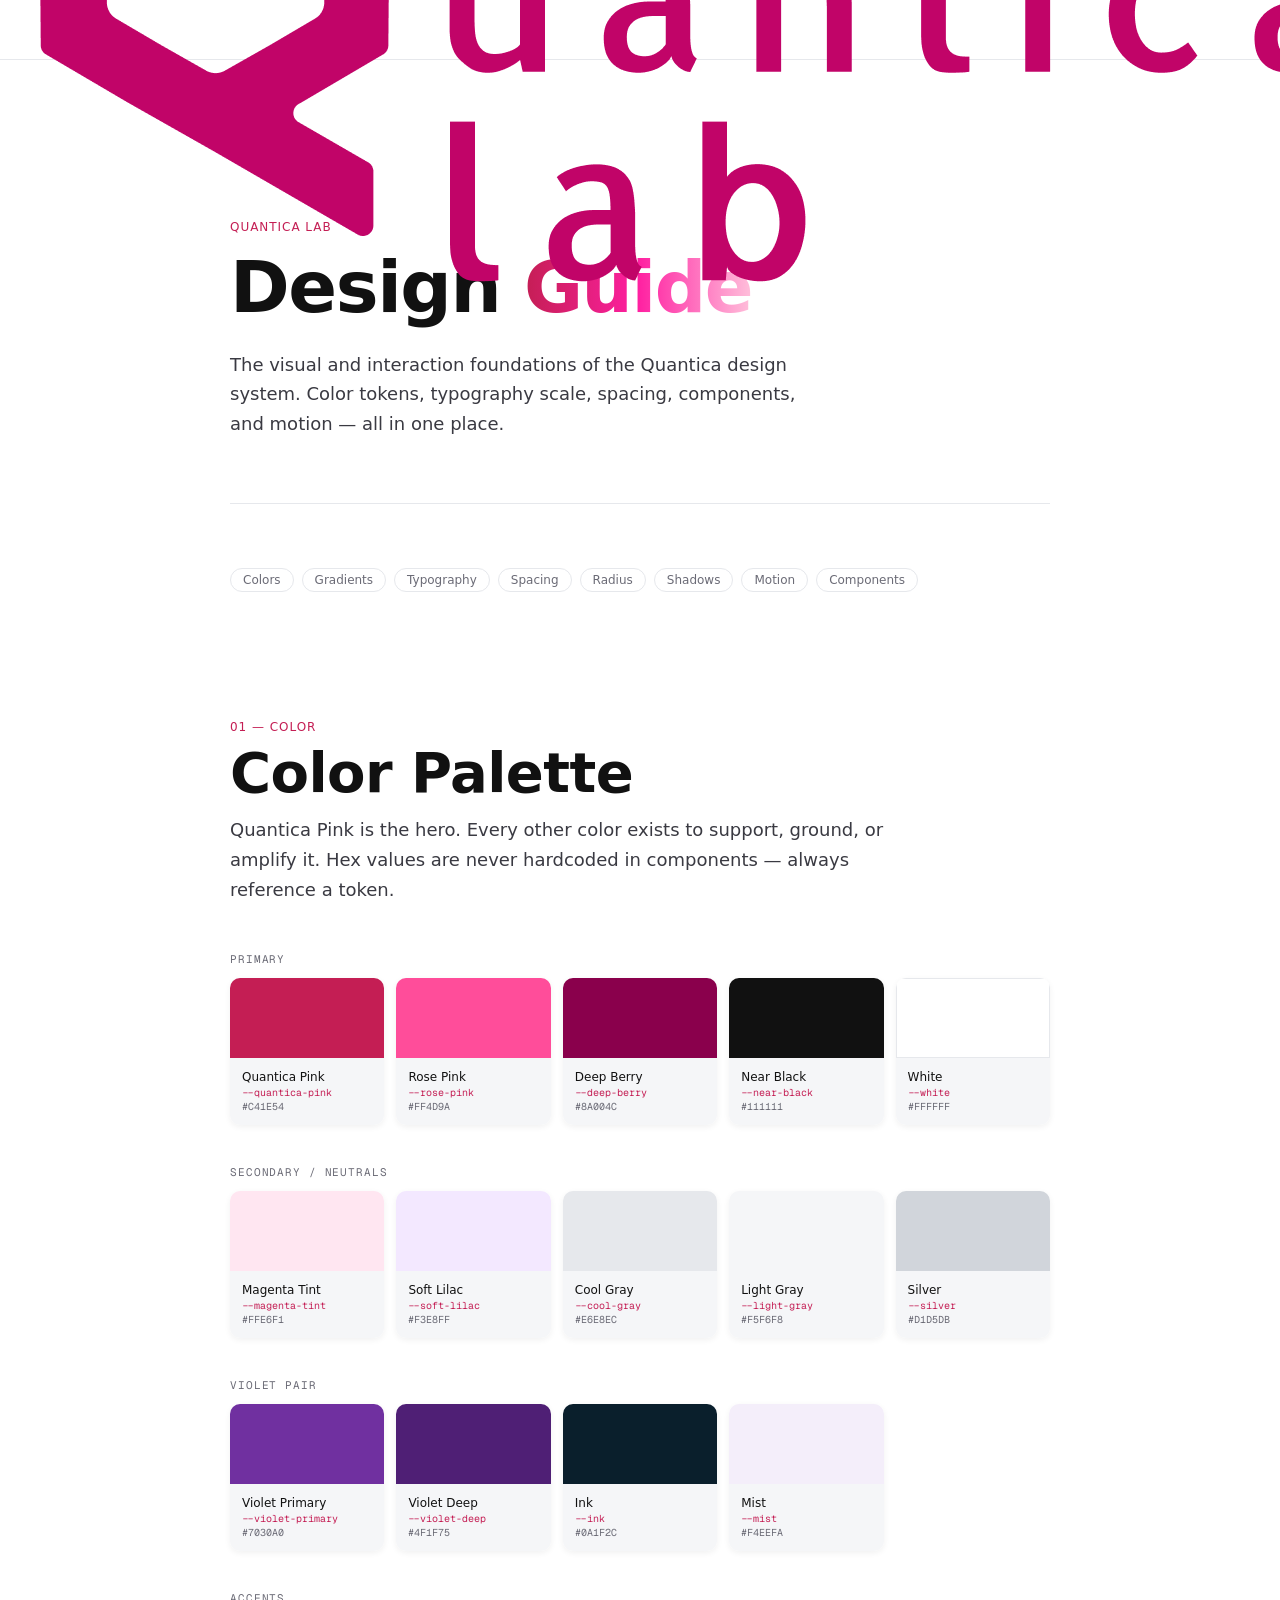
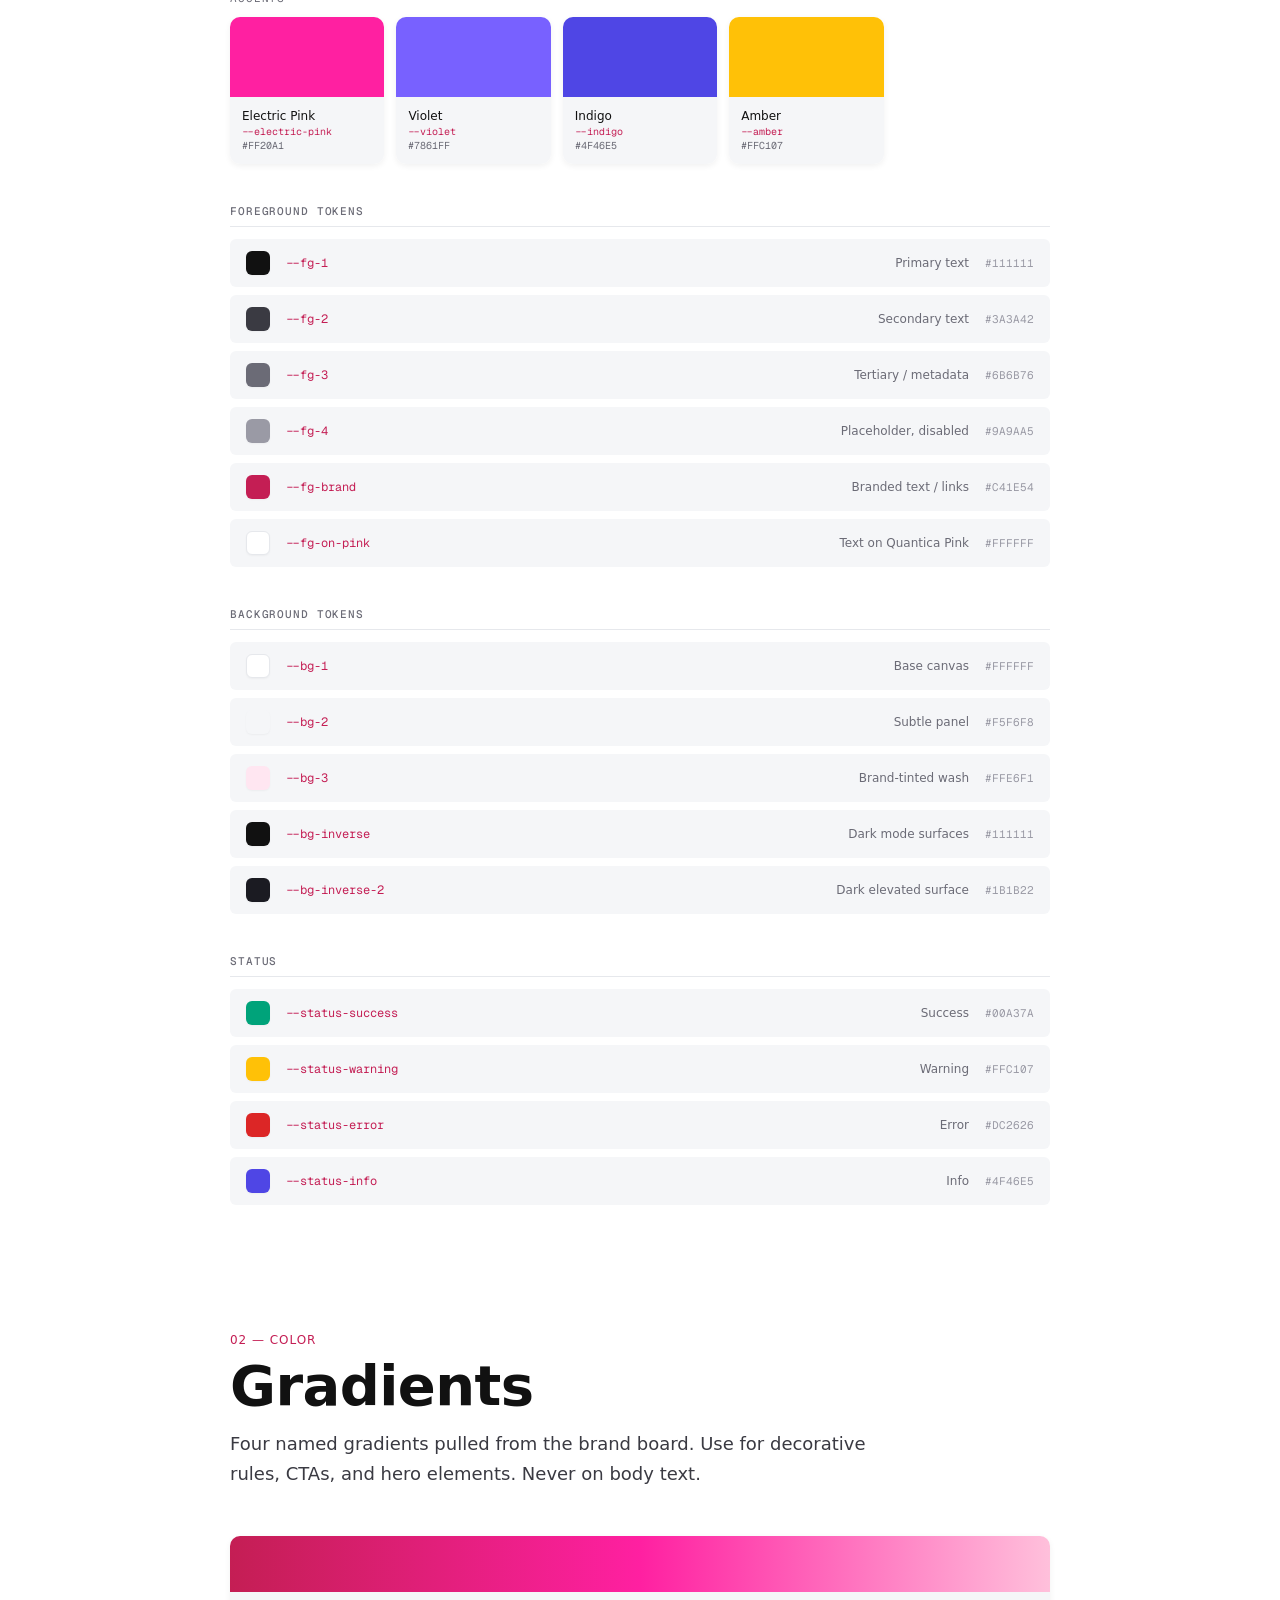
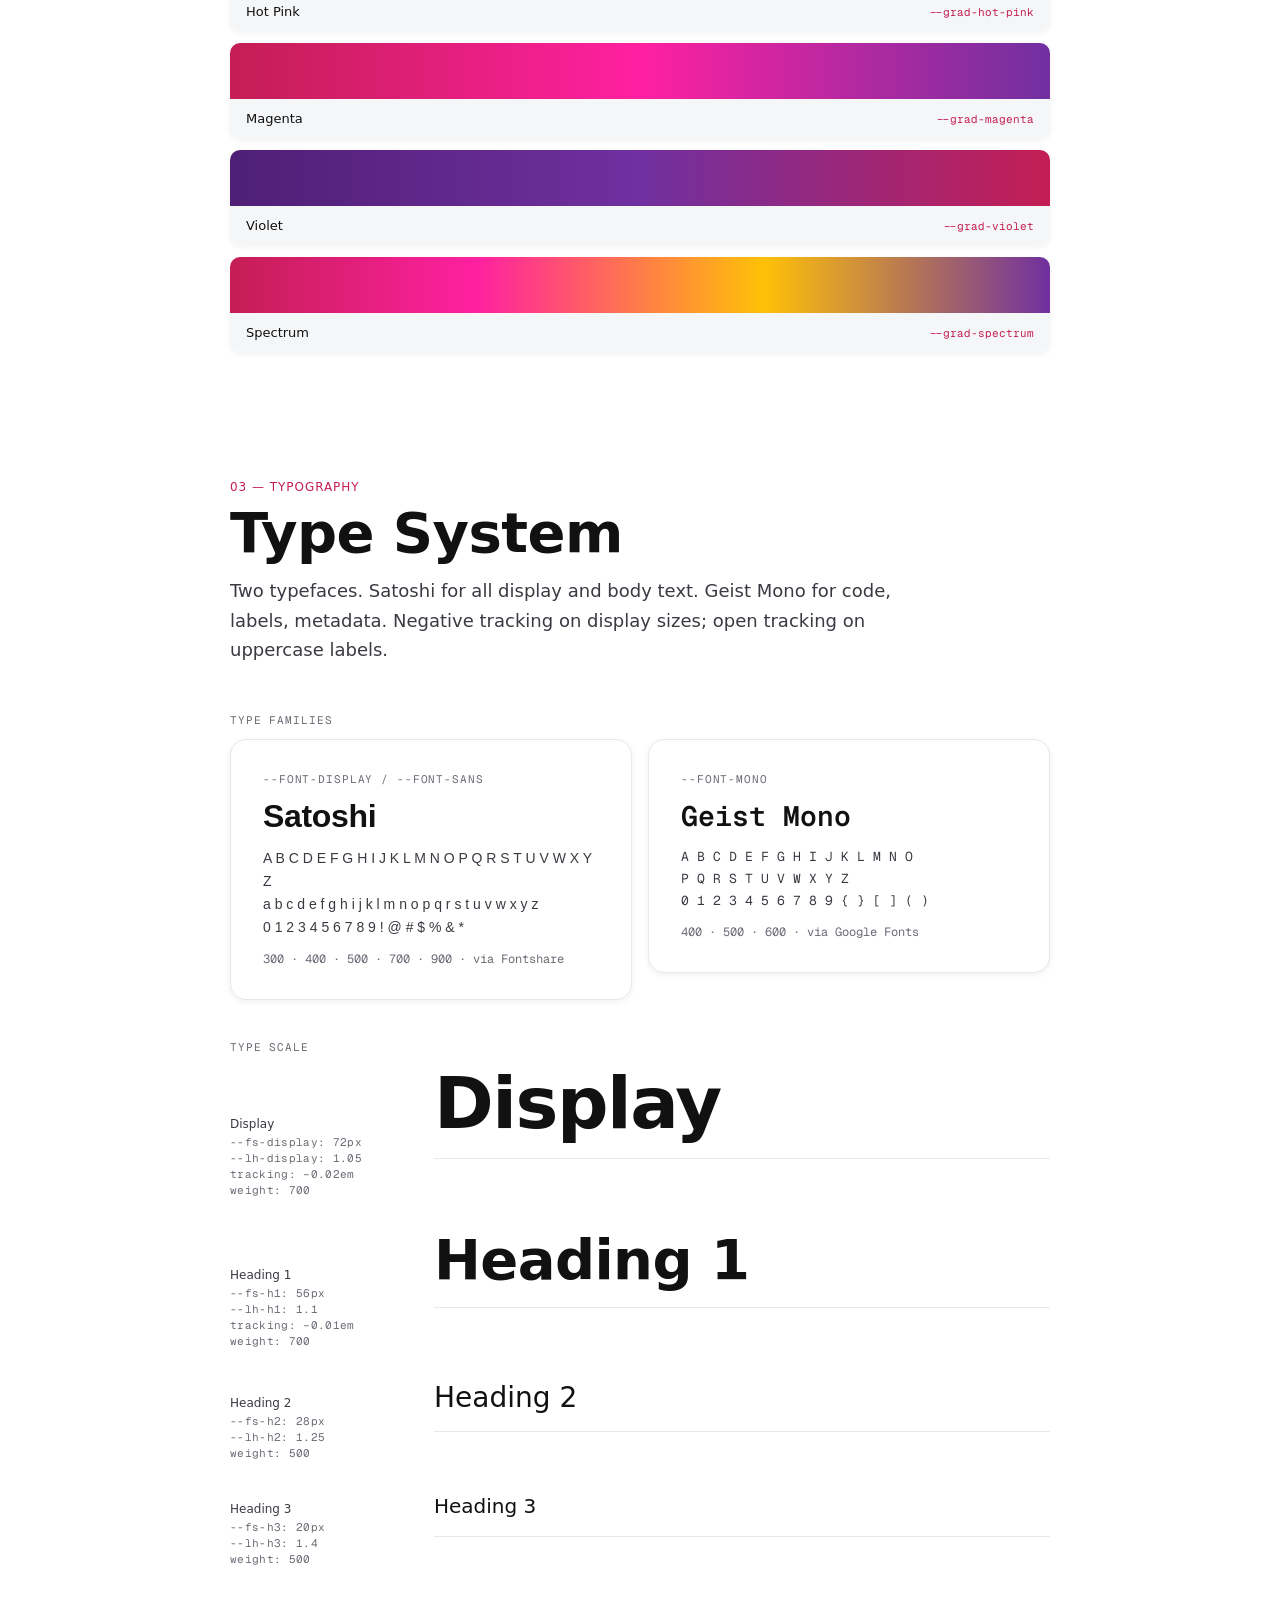
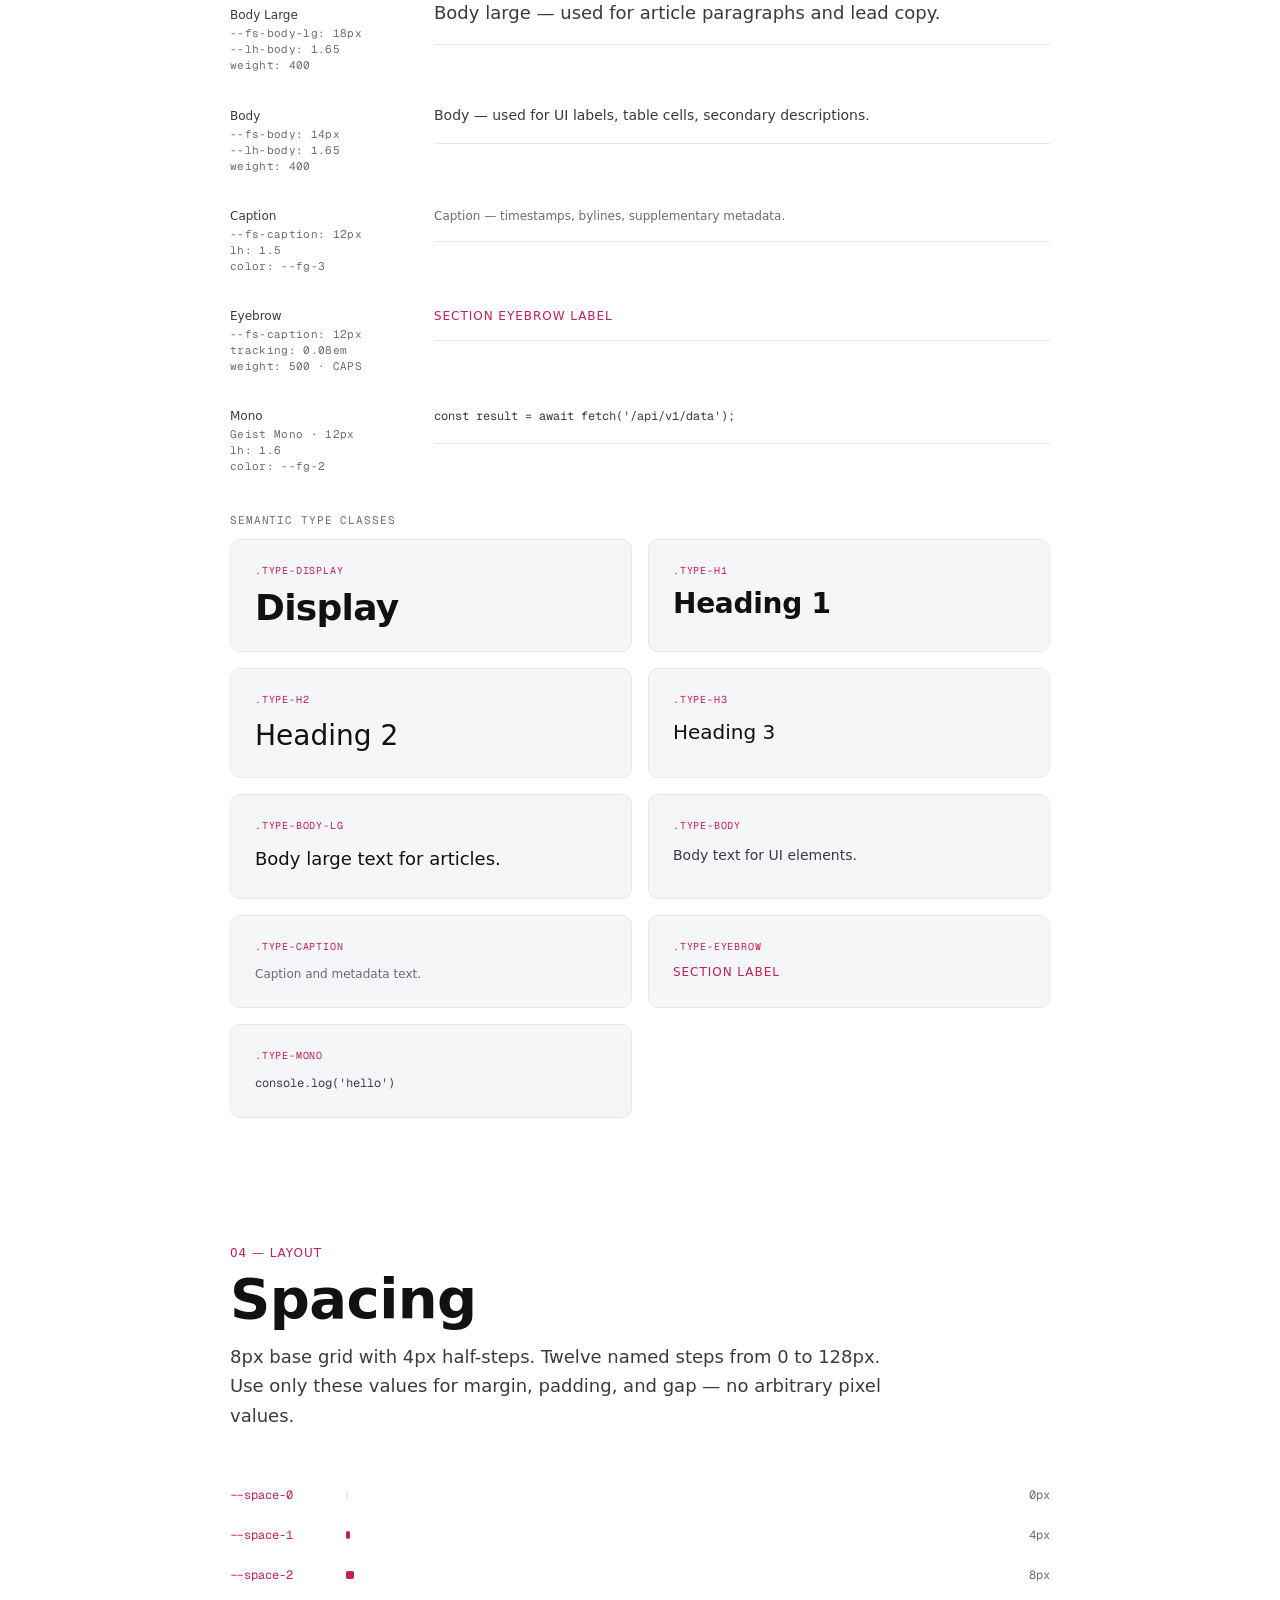
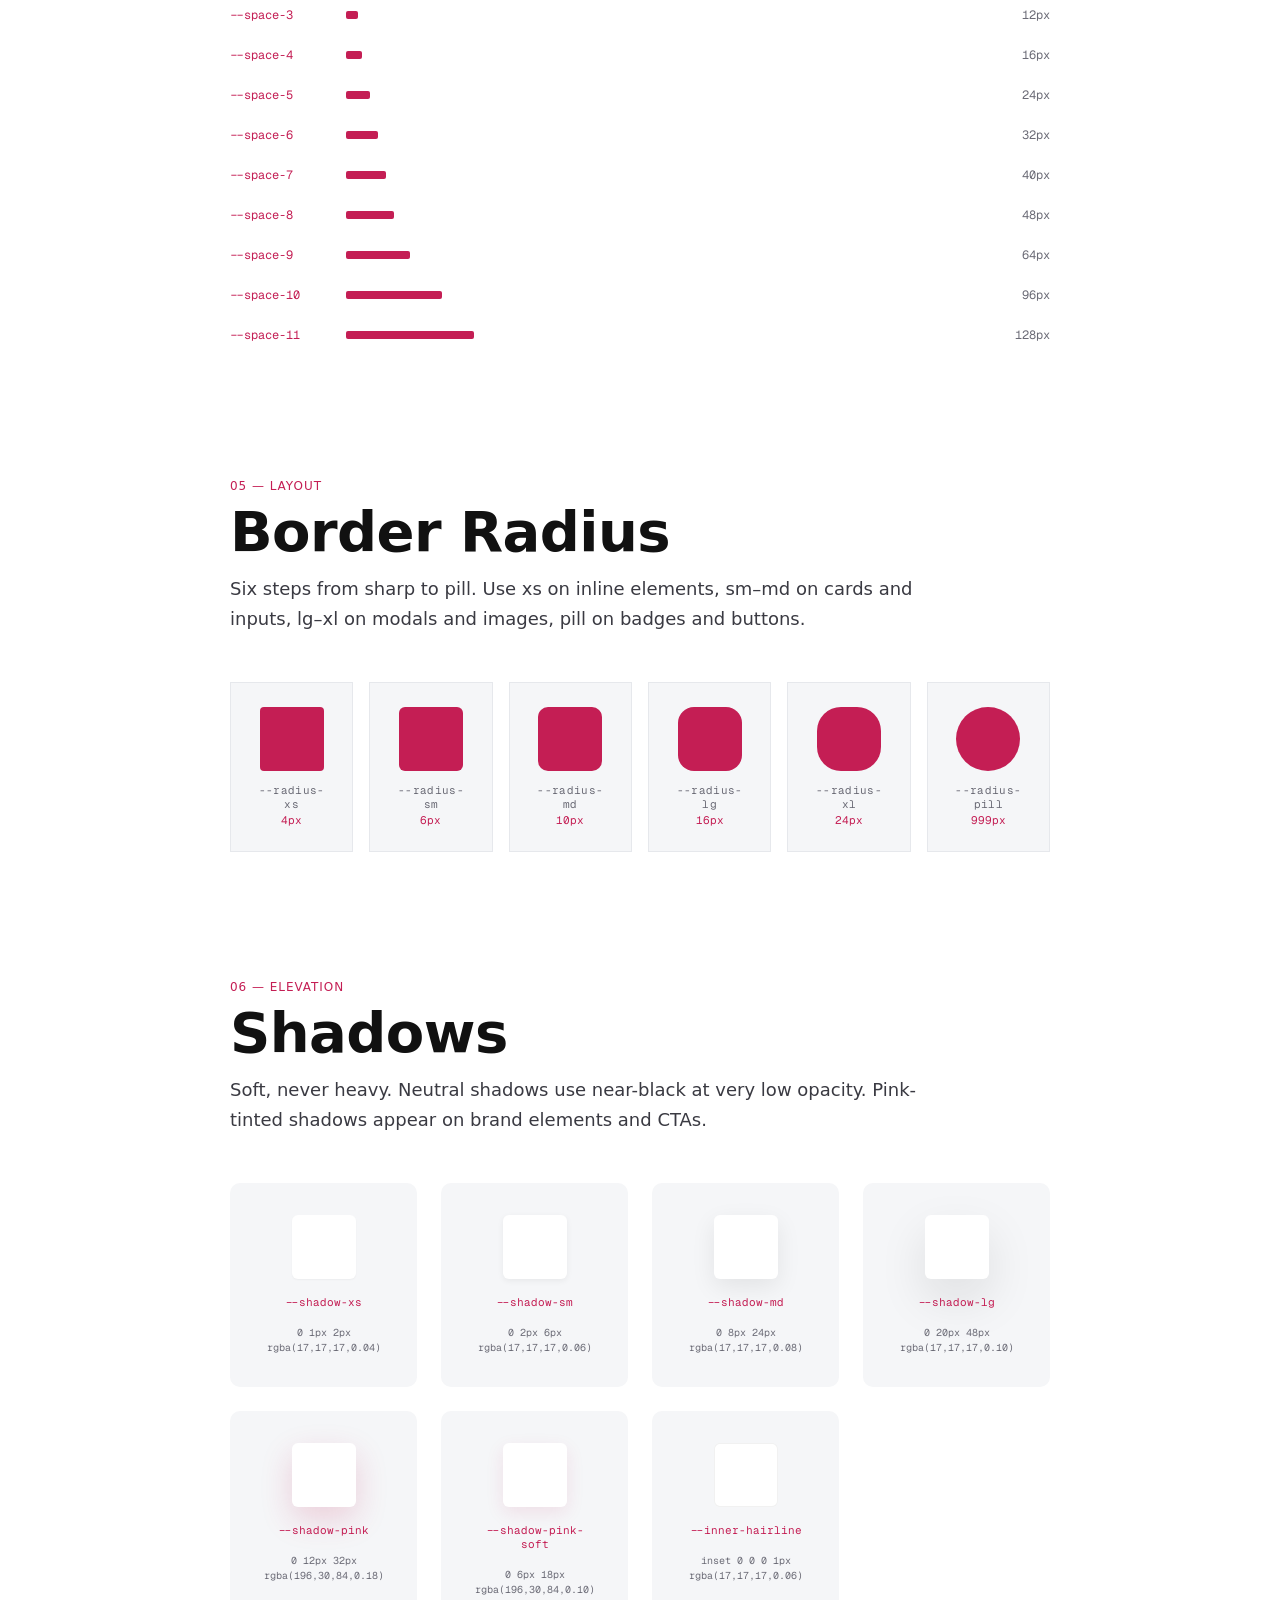
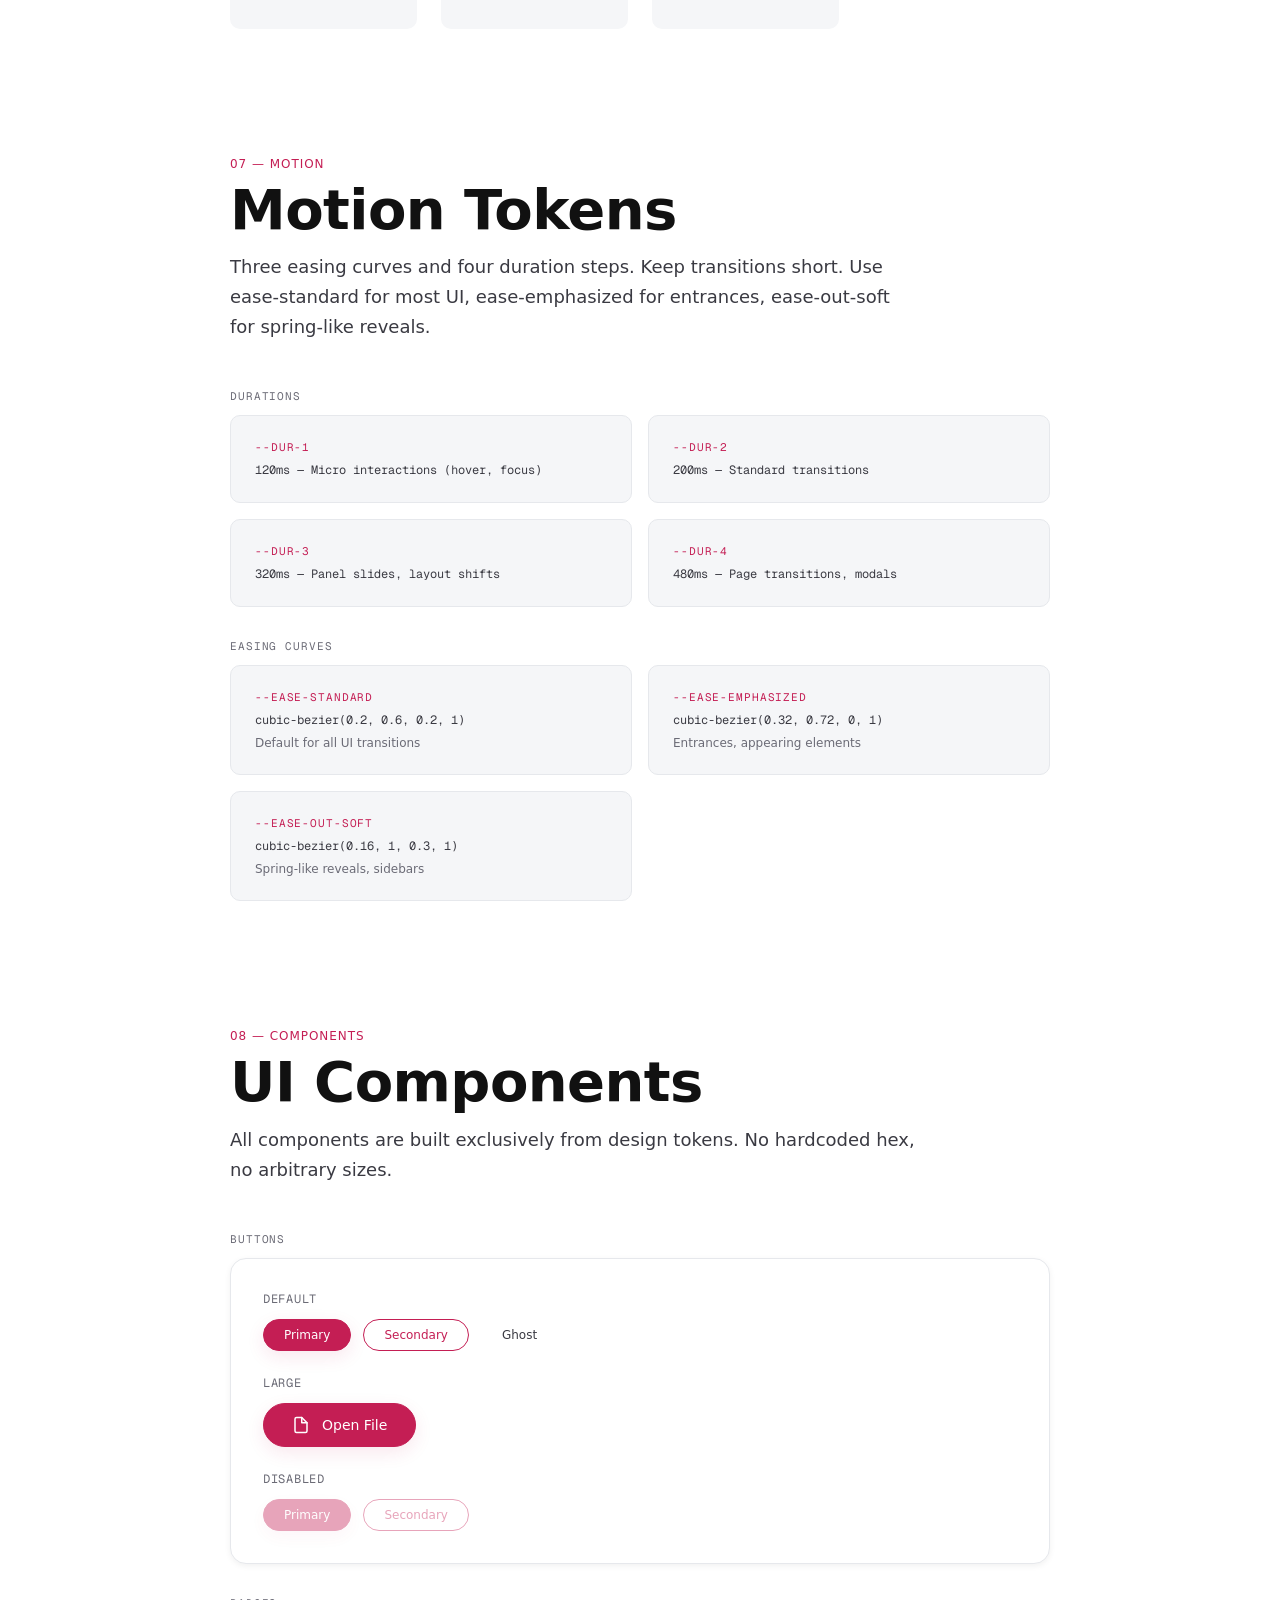
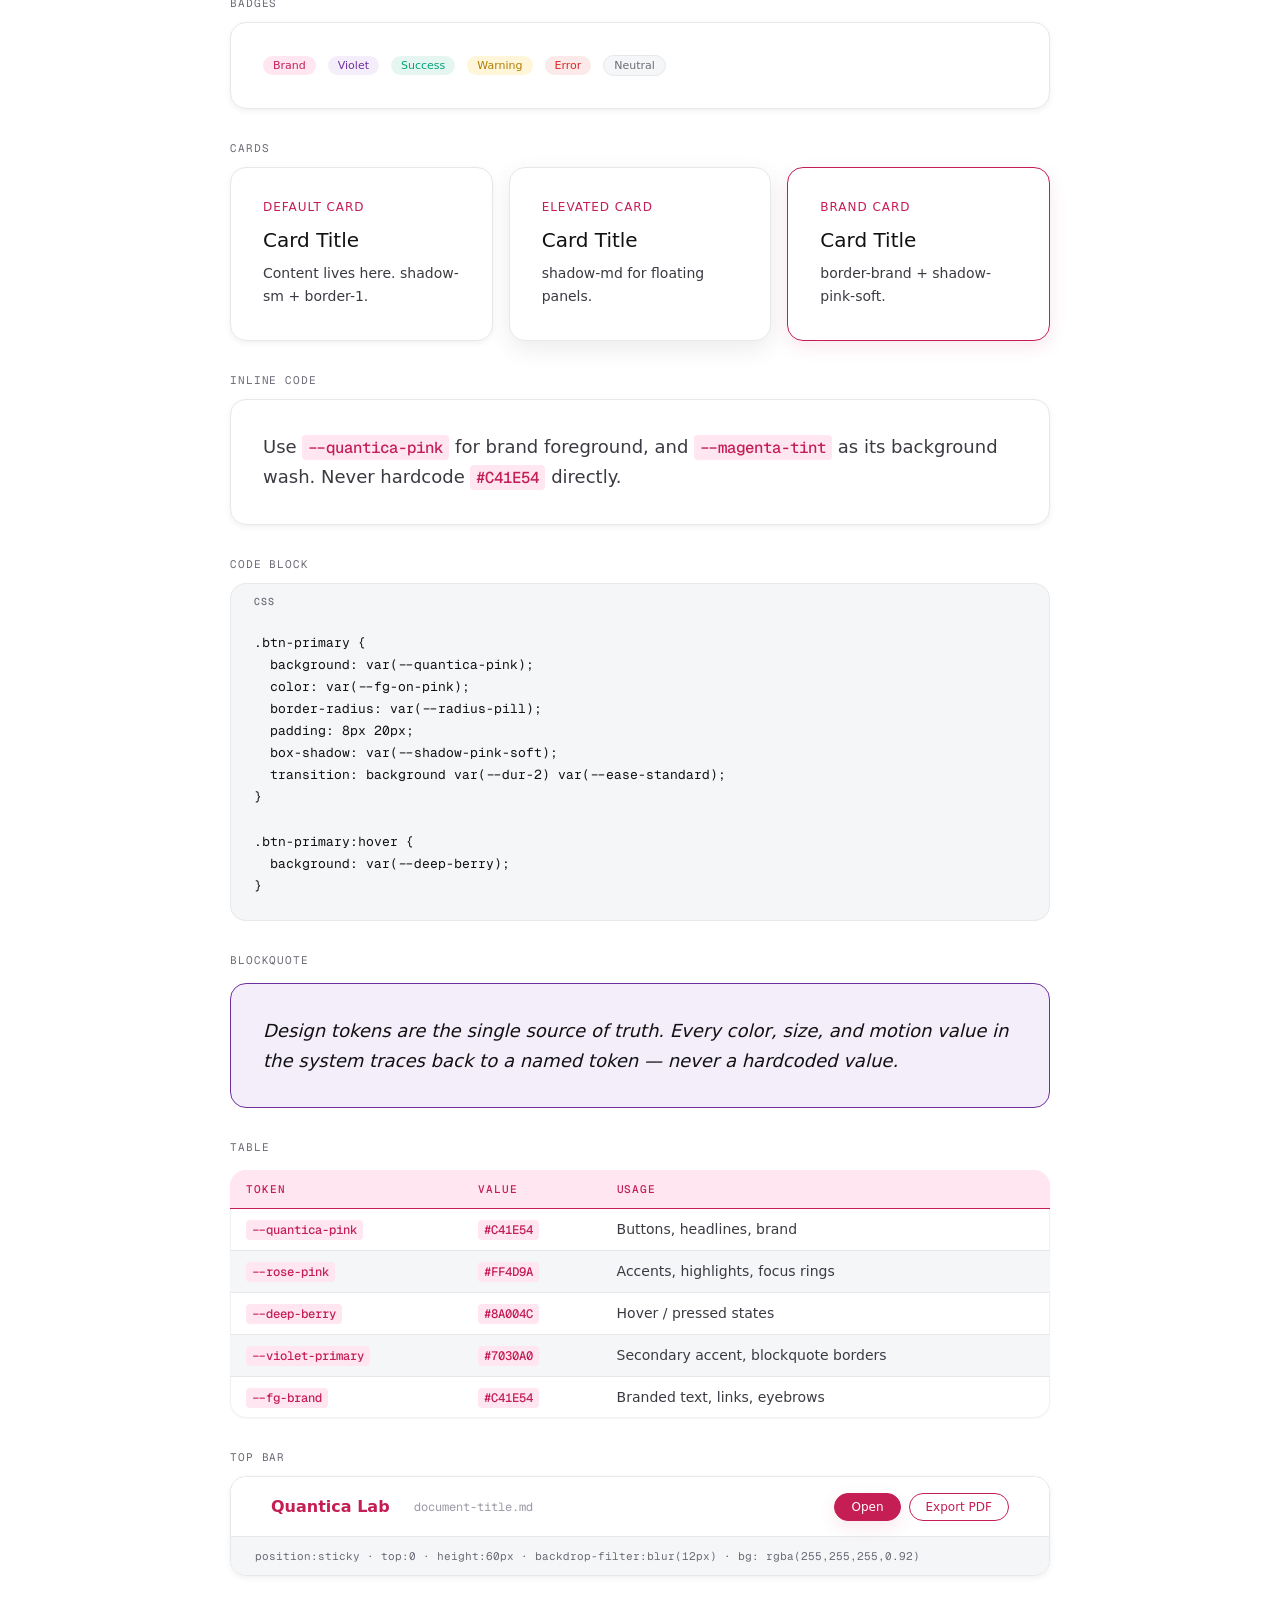
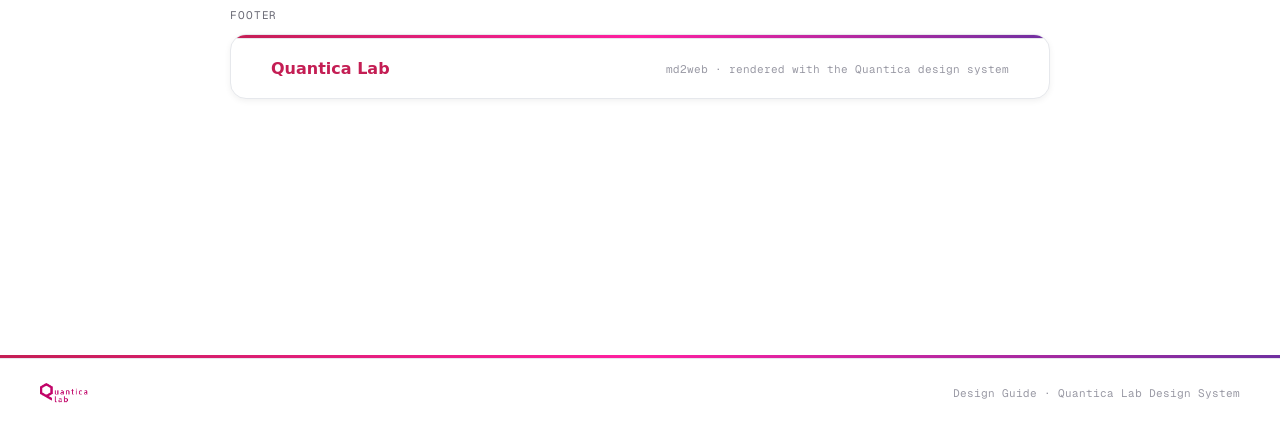
<file: design-guide.html>
<!doctype html>
<html lang="en">
<head>
  <meta charset="utf-8" />
  <meta name="viewport" content="width=device-width, initial-scale=1" />
  <title>Design Guide — Quantica Lab</title>
  <link rel="stylesheet" href="colors_and_type.css" />
  <style>
    *, *::before, *::after { box-sizing: border-box; margin: 0; padding: 0; }
    html {
      font-family: var(--font-sans);
      font-size: 16px;
      color: var(--fg-1);
      background: var(--bg-1);
      -webkit-font-smoothing: antialiased;
      scroll-behavior: smooth;
    }
    body { min-height: 100vh; }

    /* ── Top bar ── */
    .topbar {
      position: sticky; top: 0; z-index: 100;
      display: flex; align-items: center; gap: var(--space-5);
      padding: 0 var(--space-7); height: 60px;
      background: rgba(255,255,255,0.92);
      backdrop-filter: blur(12px);
      border-bottom: 1px solid var(--border-1);
    }
    .topbar__logo img { display: block; height: 28px; width: auto; }
    .topbar__title {
      font-size: var(--fs-caption); font-weight: var(--fw-medium);
      color: var(--fg-3); text-transform: uppercase; letter-spacing: var(--tracking-caps);
    }
    .topbar__pill {
      background: var(--magenta-tint); color: var(--fg-brand);
      font-size: 11px; font-weight: var(--fw-medium); letter-spacing: 0.05em;
      text-transform: uppercase; padding: 3px 10px; border-radius: var(--radius-pill);
    }

    /* ── Layout ── */
    .page { max-width: 900px; margin: 0 auto; padding: var(--space-9) var(--space-7) var(--space-11); }

    /* ── Section ── */
    .section { margin-top: var(--space-11); }
    .section:first-child { margin-top: 0; }
    .section__eyebrow {
      font-size: var(--fs-caption); font-weight: var(--fw-medium);
      letter-spacing: var(--tracking-caps); text-transform: uppercase;
      color: var(--fg-brand); margin-bottom: var(--space-2);
    }
    .section__title {
      font-size: var(--fs-h1); line-height: var(--lh-h1);
      letter-spacing: var(--tracking-h1); font-weight: var(--fw-bold);
      color: var(--fg-1); margin-bottom: var(--space-3);
    }
    .section__desc {
      font-size: var(--fs-body-lg); line-height: var(--lh-body);
      color: var(--fg-2); max-width: 60ch; margin-bottom: var(--space-8);
    }

    /* ── Rule ── */
    .rule { height: 2px; width: 64px; background: var(--grad-magenta); border-radius: 2px; margin: var(--space-5) 0 var(--space-8); }

    /* ── Token label ── */
    .token-label {
      font-family: var(--font-mono); font-size: 11px;
      color: var(--fg-3); letter-spacing: 0.03em;
    }
    .token-value {
      font-family: var(--font-mono); font-size: 11px;
      color: var(--quantica-pink); margin-top: 2px;
    }

    /* ── Color grid ── */
    .color-grid {
      display: grid; grid-template-columns: repeat(auto-fill, minmax(140px, 1fr));
      gap: var(--space-3);
    }
    .color-swatch {
      border-radius: var(--radius-md); overflow: hidden;
      box-shadow: var(--shadow-sm);
    }
    .color-swatch__block { height: 80px; }
    .color-swatch__info { padding: var(--space-3); background: var(--bg-2); }
    .color-swatch__name { font-size: 12px; font-weight: var(--fw-medium); color: var(--fg-1); }
    .color-swatch__token { font-family: var(--font-mono); font-size: 10px; color: var(--fg-brand); margin-top: 2px; }
    .color-swatch__hex { font-family: var(--font-mono); font-size: 10px; color: var(--fg-3); margin-top: 1px; }

    /* ── Semantic color rows ── */
    .semantic-group { margin-top: var(--space-7); }
    .semantic-group__label {
      font-family: var(--font-mono); font-size: 11px; font-weight: var(--fw-medium);
      text-transform: uppercase; letter-spacing: var(--tracking-caps);
      color: var(--fg-3); margin-bottom: var(--space-3);
      padding-bottom: var(--space-2); border-bottom: 1px solid var(--border-1);
    }
    .semantic-rows { display: flex; flex-direction: column; gap: var(--space-2); }
    .semantic-row {
      display: flex; align-items: center; gap: var(--space-4);
      padding: var(--space-3) var(--space-4); border-radius: var(--radius-sm);
      background: var(--bg-2);
    }
    .semantic-row__dot { width: 24px; height: 24px; border-radius: var(--radius-sm); flex-shrink: 0; box-shadow: var(--shadow-xs); }
    .semantic-row__token { font-family: var(--font-mono); font-size: 12px; color: var(--fg-brand); flex: 1; }
    .semantic-row__desc { font-size: 12px; color: var(--fg-3); }
    .semantic-row__hex { font-family: var(--font-mono); font-size: 11px; color: var(--fg-4); }

    /* ── Gradient swatches ── */
    .grad-grid { display: flex; flex-direction: column; gap: var(--space-3); }
    .grad-swatch { border-radius: var(--radius-md); overflow: hidden; box-shadow: var(--shadow-sm); }
    .grad-swatch__block { height: 56px; }
    .grad-swatch__info {
      padding: var(--space-3) var(--space-4); background: var(--bg-2);
      display: flex; align-items: center; justify-content: space-between;
    }
    .grad-swatch__name { font-size: 13px; font-weight: var(--fw-medium); color: var(--fg-1); }
    .grad-swatch__token { font-family: var(--font-mono); font-size: 11px; color: var(--fg-brand); }

    /* ── Type scale ── */
    .type-scale { display: flex; flex-direction: column; gap: var(--space-6); }
    .type-row { display: grid; grid-template-columns: 180px 1fr; gap: var(--space-5); align-items: baseline; }
    .type-meta { padding-top: var(--space-1); }
    .type-meta__label { font-size: 12px; font-weight: var(--fw-medium); color: var(--fg-2); }
    .type-meta__tokens { display: flex; flex-direction: column; gap: 2px; margin-top: var(--space-1); }
    .type-specimen { padding-bottom: var(--space-4); border-bottom: 1px solid var(--border-1); }

    /* ── Type styles showcase ── */
    .type-styles-grid { display: grid; grid-template-columns: 1fr 1fr; gap: var(--space-4); }
    .type-style-card {
      padding: var(--space-5); background: var(--bg-2);
      border-radius: var(--radius-md); border: 1px solid var(--border-1);
    }
    .type-style-card__label {
      font-family: var(--font-mono); font-size: 10px; color: var(--fg-brand);
      text-transform: uppercase; letter-spacing: var(--tracking-caps);
      margin-bottom: var(--space-3);
    }

    /* ── Spacing grid ── */
    .space-grid { display: flex; flex-direction: column; gap: var(--space-2); }
    .space-row {
      display: flex; align-items: center; gap: var(--space-4);
      padding: var(--space-2) 0;
    }
    .space-row__token { font-family: var(--font-mono); font-size: 12px; color: var(--fg-brand); width: 100px; flex-shrink: 0; }
    .space-row__bar-wrap { flex: 1; }
    .space-row__bar { height: 8px; background: var(--quantica-pink); border-radius: 2px; }
    .space-row__value { font-family: var(--font-mono); font-size: 12px; color: var(--fg-3); width: 48px; text-align: right; flex-shrink: 0; }

    /* ── Radius ── */
    .radius-grid { display: grid; grid-template-columns: repeat(auto-fill, minmax(120px, 1fr)); gap: var(--space-4); }
    .radius-card { background: var(--bg-2); padding: var(--space-5); border: 1px solid var(--border-1); text-align: center; }
    .radius-box { width: 64px; height: 64px; background: var(--quantica-pink); margin: 0 auto var(--space-3); }

    /* ── Shadow ── */
    .shadow-grid { display: grid; grid-template-columns: repeat(auto-fill, minmax(180px, 1fr)); gap: var(--space-5); }
    .shadow-card {
      background: var(--bg-1); padding: var(--space-6); border-radius: var(--radius-md);
      display: flex; flex-direction: column; align-items: center; gap: var(--space-4);
    }
    .shadow-box { width: 64px; height: 64px; background: var(--white); border-radius: var(--radius-sm); }
    .shadow-card__label { font-family: var(--font-mono); font-size: 11px; color: var(--fg-brand); text-align: center; }
    .shadow-card__value { font-family: var(--font-mono); font-size: 10px; color: var(--fg-3); text-align: center; line-height: 1.5; }

    /* ── Motion ── */
    .motion-grid { display: grid; grid-template-columns: 1fr 1fr; gap: var(--space-4); }
    .motion-card {
      background: var(--bg-2); padding: var(--space-5);
      border-radius: var(--radius-md); border: 1px solid var(--border-1);
    }
    .motion-card__label { font-family: var(--font-mono); font-size: 11px; color: var(--fg-brand); text-transform: uppercase; letter-spacing: var(--tracking-caps); }
    .motion-card__value { font-family: var(--font-mono); font-size: 12px; color: var(--fg-2); margin-top: var(--space-2); }
    .motion-demo {
      margin-top: var(--space-4); height: 40px; display: flex; align-items: center;
      gap: var(--space-3);
    }
    .motion-dot {
      width: 12px; height: 12px; border-radius: var(--radius-pill);
      background: var(--quantica-pink);
    }

    /* ── Buttons ── */
    .btn-primary, .btn-secondary {
      display: inline-flex; align-items: center; gap: var(--space-2);
      padding: 8px 20px; border-radius: var(--radius-pill);
      font-family: var(--font-sans); font-size: var(--fs-caption);
      font-weight: var(--fw-medium); cursor: pointer;
      transition: background var(--dur-2) var(--ease-standard),
                  color var(--dur-2) var(--ease-standard),
                  border-color var(--dur-2) var(--ease-standard),
                  box-shadow var(--dur-2) var(--ease-standard);
      white-space: nowrap; border: 1.5px solid transparent; text-decoration: none;
    }
    .btn-primary {
      background: var(--quantica-pink); color: #fff;
      border-color: var(--quantica-pink); box-shadow: var(--shadow-pink-soft);
    }
    .btn-primary:hover { background: var(--deep-berry); border-color: var(--deep-berry); }
    .btn-primary--lg { font-size: var(--fs-body); padding: 12px 28px; gap: var(--space-3); }
    .btn-secondary {
      background: transparent; color: var(--quantica-pink); border-color: var(--quantica-pink);
    }
    .btn-secondary:hover { background: var(--magenta-tint); }
    .btn-ghost {
      display: inline-flex; align-items: center; gap: var(--space-2);
      padding: 8px 20px; border-radius: var(--radius-pill);
      font-family: var(--font-sans); font-size: var(--fs-caption);
      font-weight: var(--fw-medium); cursor: pointer;
      border: 1.5px solid transparent; background: transparent;
      color: var(--fg-2); transition: background var(--dur-2) var(--ease-standard);
    }
    .btn-ghost:hover { background: var(--bg-2); color: var(--fg-1); }
    .btn-row { display: flex; flex-wrap: wrap; gap: var(--space-3); align-items: center; }

    /* ── Badge ── */
    .badge {
      display: inline-flex; align-items: center; gap: var(--space-1);
      padding: 3px 10px; border-radius: var(--radius-pill);
      font-size: 11px; font-weight: var(--fw-medium);
    }
    .badge--brand { background: var(--magenta-tint); color: var(--fg-brand); }
    .badge--violet { background: var(--mist); color: var(--violet-primary); }
    .badge--success { background: rgba(0,163,122,0.1); color: var(--status-success); }
    .badge--warning { background: rgba(255,193,7,0.15); color: #b07d00; }
    .badge--error { background: rgba(220,38,38,0.1); color: var(--status-error); }
    .badge--neutral { background: var(--bg-2); color: var(--fg-3); border: 1px solid var(--border-1); }

    /* ── Inline code ── */
    .inline-code {
      font-family: var(--font-mono); font-size: 0.875em;
      background: var(--magenta-tint); color: var(--quantica-pink);
      padding: 2px 6px; border-radius: var(--radius-xs); font-weight: var(--fw-medium);
    }

    /* ── Code block ── */
    .code-block {
      border-radius: var(--radius-lg); background: var(--light-gray);
      box-shadow: var(--inner-hairline); overflow: hidden; position: relative;
    }
    .code-block__lang {
      display: block; font-family: var(--font-mono); font-size: 10px;
      font-weight: var(--fw-medium); letter-spacing: var(--tracking-caps);
      text-transform: uppercase; color: var(--fg-3); padding: var(--space-3) var(--space-5) 0;
    }
    .code-block pre { margin: 0; padding: var(--space-5); overflow-x: auto; }
    .code-block code {
      font-family: var(--font-mono); font-size: 13px; line-height: 1.7;
      background: none; padding: 0; color: var(--fg-1);
    }

    /* ── Blockquote ── */
    .blockquote {
      border: 1.5px solid var(--violet-primary); border-radius: var(--radius-lg);
      background: var(--mist); padding: var(--space-6); margin: var(--space-4) 0;
    }
    .blockquote p { font-size: var(--fs-body-lg); line-height: var(--lh-body); color: var(--fg-1); font-style: italic; }

    /* ── Table ── */
    .demo-table-wrap {
      overflow-x: auto; border-radius: var(--radius-lg);
      box-shadow: inset 0 0 0 1px rgba(17,17,17,0.06), var(--shadow-xs);
      margin: var(--space-4) 0;
    }
    .demo-table { width: 100%; border-collapse: collapse; font-size: var(--fs-body); }
    .demo-table thead tr { background: var(--magenta-tint); }
    .demo-table th {
      padding: var(--space-3) var(--space-4); font-family: var(--font-mono);
      font-size: 11px; font-weight: var(--fw-medium); letter-spacing: var(--tracking-caps);
      text-transform: uppercase; color: var(--fg-brand); text-align: left;
      border-bottom: 1px solid var(--border-brand);
    }
    .demo-table td {
      padding: var(--space-3) var(--space-4); color: var(--fg-2);
      border-bottom: 1px solid var(--border-1); vertical-align: top;
    }
    .demo-table tbody tr:last-child td { border-bottom: none; }
    .demo-table tbody tr:nth-child(even) td { background: var(--bg-2); }
    .demo-table tbody tr:hover td { background: var(--magenta-tint); }

    /* ── Card ── */
    .card {
      background: var(--bg-1); border-radius: var(--radius-lg);
      border: 1px solid var(--border-1); padding: var(--space-6);
      box-shadow: var(--shadow-sm);
    }
    .card--elevated { box-shadow: var(--shadow-md); }
    .card--brand { border-color: var(--border-brand); box-shadow: var(--shadow-pink-soft); }

    /* ── HR ── */
    .guide-hr { display: flex; align-items: center; margin: var(--space-8) 0; }
    .guide-hr span { display: block; width: 64px; height: 2px; background: var(--grad-magenta); border-radius: 2px; }

    /* ── Component grid ── */
    .component-row { display: flex; flex-wrap: wrap; gap: var(--space-4); align-items: flex-start; margin-bottom: var(--space-6); }
    .component-label {
      font-family: var(--font-mono); font-size: 11px; color: var(--fg-3);
      text-transform: uppercase; letter-spacing: var(--tracking-caps);
      margin-bottom: var(--space-3);
    }
    .component-block { flex: 1; min-width: 240px; }

    /* ── Hero ── */
    .hero {
      padding: var(--space-10) 0 var(--space-9);
      border-bottom: 1px solid var(--border-1);
      margin-bottom: var(--space-9);
    }
    .hero__eyebrow {
      font-size: var(--fs-caption); font-weight: var(--fw-medium);
      letter-spacing: var(--tracking-caps); text-transform: uppercase;
      color: var(--fg-brand); margin-bottom: var(--space-4);
    }
    .hero__title {
      font-family: var(--font-display); font-size: var(--fs-display);
      line-height: var(--lh-display); letter-spacing: var(--tracking-display);
      font-weight: var(--fw-bold); color: var(--fg-1); margin-bottom: var(--space-5);
    }
    .hero__title span { background: var(--grad-hot-pink); -webkit-background-clip: text; -webkit-text-fill-color: transparent; background-clip: text; }
    .hero__desc { font-size: var(--fs-body-lg); line-height: var(--lh-body); color: var(--fg-2); max-width: 52ch; }

    /* ── ToC nav ── */
    .toc-nav {
      display: flex; gap: var(--space-2); flex-wrap: wrap; margin-bottom: var(--space-9);
    }
    .toc-nav a {
      font-size: var(--fs-caption); font-weight: var(--fw-medium);
      color: var(--fg-3); text-decoration: none; padding: 4px 12px;
      border-radius: var(--radius-pill); border: 1px solid var(--border-1);
      transition: all var(--dur-1) var(--ease-standard);
    }
    .toc-nav a:hover { color: var(--fg-brand); border-color: var(--border-brand); background: var(--magenta-tint); }

    /* ── Footer ── */
    .footer { margin-top: var(--space-11); }
    .footer__bar { height: 3px; background: var(--grad-magenta); }
    .footer__inner {
      display: flex; align-items: center; justify-content: space-between;
      padding: var(--space-5) var(--space-7); border-top: 1px solid var(--border-1);
    }
    .footer__inner img { display: block; height: 20px; width: auto; }
    .footer__inner span { font-family: var(--font-mono); font-size: 11px; color: var(--fg-4); }

    @media (max-width: 680px) {
      .page { padding: var(--space-7) var(--space-5) var(--space-9); }
      .topbar { padding: 0 var(--space-5); }
      .type-row { grid-template-columns: 1fr; }
      .motion-grid { grid-template-columns: 1fr; }
      .type-styles-grid { grid-template-columns: 1fr; }
    }
  </style>
</head>
<body>

  <!-- Top bar -->
  <header class="topbar">
    <a href="#" aria-label="Quantica Lab">
      <img src="assets/quantica-logo-color.png" alt="Quantica Lab" />
    </a>
    <span class="topbar__title">Design System</span>
    <span class="topbar__pill">v1</span>
  </header>

  <div class="page">

    <!-- Hero -->
    <div class="hero" id="top">
      <div class="hero__eyebrow">Quantica Lab</div>
      <h1 class="hero__title">Design <span>Guide</span></h1>
      <p class="hero__desc">
        The visual and interaction foundations of the Quantica design system.
        Color tokens, typography scale, spacing, components, and motion — all in one place.
      </p>
    </div>

    <!-- ToC -->
    <nav class="toc-nav" aria-label="Contents">
      <a href="#colors">Colors</a>
      <a href="#gradients">Gradients</a>
      <a href="#typography">Typography</a>
      <a href="#spacing">Spacing</a>
      <a href="#radius">Radius</a>
      <a href="#shadows">Shadows</a>
      <a href="#motion">Motion</a>
      <a href="#components">Components</a>
    </nav>


    <!-- ── COLORS ─────────────────────────────────────────────────────────── -->
    <section class="section" id="colors">
      <div class="section__eyebrow">01 — Color</div>
      <h2 class="section__title">Color Palette</h2>
      <p class="section__desc">Quantica Pink is the hero. Every other color exists to support, ground, or amplify it. Hex values are never hardcoded in components — always reference a token.</p>

      <!-- Primary -->
      <div class="component-label">Primary</div>
      <div class="color-grid">
        <div class="color-swatch">
          <div class="color-swatch__block" style="background:#C41E54"></div>
          <div class="color-swatch__info">
            <div class="color-swatch__name">Quantica Pink</div>
            <div class="color-swatch__token">--quantica-pink</div>
            <div class="color-swatch__hex">#C41E54</div>
          </div>
        </div>
        <div class="color-swatch">
          <div class="color-swatch__block" style="background:#FF4D9A"></div>
          <div class="color-swatch__info">
            <div class="color-swatch__name">Rose Pink</div>
            <div class="color-swatch__token">--rose-pink</div>
            <div class="color-swatch__hex">#FF4D9A</div>
          </div>
        </div>
        <div class="color-swatch">
          <div class="color-swatch__block" style="background:#8A004C"></div>
          <div class="color-swatch__info">
            <div class="color-swatch__name">Deep Berry</div>
            <div class="color-swatch__token">--deep-berry</div>
            <div class="color-swatch__hex">#8A004C</div>
          </div>
        </div>
        <div class="color-swatch">
          <div class="color-swatch__block" style="background:#111111"></div>
          <div class="color-swatch__info">
            <div class="color-swatch__name">Near Black</div>
            <div class="color-swatch__token">--near-black</div>
            <div class="color-swatch__hex">#111111</div>
          </div>
        </div>
        <div class="color-swatch">
          <div class="color-swatch__block" style="background:#FFFFFF;border:1px solid #E6E8EC"></div>
          <div class="color-swatch__info">
            <div class="color-swatch__name">White</div>
            <div class="color-swatch__token">--white</div>
            <div class="color-swatch__hex">#FFFFFF</div>
          </div>
        </div>
      </div>

      <!-- Secondary -->
      <div class="component-label" style="margin-top:var(--space-7)">Secondary / Neutrals</div>
      <div class="color-grid">
        <div class="color-swatch">
          <div class="color-swatch__block" style="background:#FFE6F1"></div>
          <div class="color-swatch__info">
            <div class="color-swatch__name">Magenta Tint</div>
            <div class="color-swatch__token">--magenta-tint</div>
            <div class="color-swatch__hex">#FFE6F1</div>
          </div>
        </div>
        <div class="color-swatch">
          <div class="color-swatch__block" style="background:#F3E8FF"></div>
          <div class="color-swatch__info">
            <div class="color-swatch__name">Soft Lilac</div>
            <div class="color-swatch__token">--soft-lilac</div>
            <div class="color-swatch__hex">#F3E8FF</div>
          </div>
        </div>
        <div class="color-swatch">
          <div class="color-swatch__block" style="background:#E6E8EC"></div>
          <div class="color-swatch__info">
            <div class="color-swatch__name">Cool Gray</div>
            <div class="color-swatch__token">--cool-gray</div>
            <div class="color-swatch__hex">#E6E8EC</div>
          </div>
        </div>
        <div class="color-swatch">
          <div class="color-swatch__block" style="background:#F5F6F8"></div>
          <div class="color-swatch__info">
            <div class="color-swatch__name">Light Gray</div>
            <div class="color-swatch__token">--light-gray</div>
            <div class="color-swatch__hex">#F5F6F8</div>
          </div>
        </div>
        <div class="color-swatch">
          <div class="color-swatch__block" style="background:#D1D5DB"></div>
          <div class="color-swatch__info">
            <div class="color-swatch__name">Silver</div>
            <div class="color-swatch__token">--silver</div>
            <div class="color-swatch__hex">#D1D5DB</div>
          </div>
        </div>
      </div>

      <!-- Violet pair -->
      <div class="component-label" style="margin-top:var(--space-7)">Violet Pair</div>
      <div class="color-grid">
        <div class="color-swatch">
          <div class="color-swatch__block" style="background:#7030A0"></div>
          <div class="color-swatch__info">
            <div class="color-swatch__name">Violet Primary</div>
            <div class="color-swatch__token">--violet-primary</div>
            <div class="color-swatch__hex">#7030A0</div>
          </div>
        </div>
        <div class="color-swatch">
          <div class="color-swatch__block" style="background:#4F1F75"></div>
          <div class="color-swatch__info">
            <div class="color-swatch__name">Violet Deep</div>
            <div class="color-swatch__token">--violet-deep</div>
            <div class="color-swatch__hex">#4F1F75</div>
          </div>
        </div>
        <div class="color-swatch">
          <div class="color-swatch__block" style="background:#0A1F2C"></div>
          <div class="color-swatch__info">
            <div class="color-swatch__name">Ink</div>
            <div class="color-swatch__token">--ink</div>
            <div class="color-swatch__hex">#0A1F2C</div>
          </div>
        </div>
        <div class="color-swatch">
          <div class="color-swatch__block" style="background:#F4EEFA"></div>
          <div class="color-swatch__info">
            <div class="color-swatch__name">Mist</div>
            <div class="color-swatch__token">--mist</div>
            <div class="color-swatch__hex">#F4EEFA</div>
          </div>
        </div>
      </div>

      <!-- Accent -->
      <div class="component-label" style="margin-top:var(--space-7)">Accents</div>
      <div class="color-grid">
        <div class="color-swatch">
          <div class="color-swatch__block" style="background:#FF20A1"></div>
          <div class="color-swatch__info">
            <div class="color-swatch__name">Electric Pink</div>
            <div class="color-swatch__token">--electric-pink</div>
            <div class="color-swatch__hex">#FF20A1</div>
          </div>
        </div>
        <div class="color-swatch">
          <div class="color-swatch__block" style="background:#7861FF"></div>
          <div class="color-swatch__info">
            <div class="color-swatch__name">Violet</div>
            <div class="color-swatch__token">--violet</div>
            <div class="color-swatch__hex">#7861FF</div>
          </div>
        </div>
        <div class="color-swatch">
          <div class="color-swatch__block" style="background:#4F46E5"></div>
          <div class="color-swatch__info">
            <div class="color-swatch__name">Indigo</div>
            <div class="color-swatch__token">--indigo</div>
            <div class="color-swatch__hex">#4F46E5</div>
          </div>
        </div>
        <div class="color-swatch">
          <div class="color-swatch__block" style="background:#FFC107"></div>
          <div class="color-swatch__info">
            <div class="color-swatch__name">Amber</div>
            <div class="color-swatch__token">--amber</div>
            <div class="color-swatch__hex">#FFC107</div>
          </div>
        </div>
      </div>

      <!-- Semantic -->
      <div class="semantic-group">
        <div class="semantic-group__label">Foreground Tokens</div>
        <div class="semantic-rows">
          <div class="semantic-row"><div class="semantic-row__dot" style="background:#111111"></div><div class="semantic-row__token">--fg-1</div><div class="semantic-row__desc">Primary text</div><div class="semantic-row__hex">#111111</div></div>
          <div class="semantic-row"><div class="semantic-row__dot" style="background:#3A3A42"></div><div class="semantic-row__token">--fg-2</div><div class="semantic-row__desc">Secondary text</div><div class="semantic-row__hex">#3A3A42</div></div>
          <div class="semantic-row"><div class="semantic-row__dot" style="background:#6B6B76"></div><div class="semantic-row__token">--fg-3</div><div class="semantic-row__desc">Tertiary / metadata</div><div class="semantic-row__hex">#6B6B76</div></div>
          <div class="semantic-row"><div class="semantic-row__dot" style="background:#9A9AA5"></div><div class="semantic-row__token">--fg-4</div><div class="semantic-row__desc">Placeholder, disabled</div><div class="semantic-row__hex">#9A9AA5</div></div>
          <div class="semantic-row"><div class="semantic-row__dot" style="background:#C41E54"></div><div class="semantic-row__token">--fg-brand</div><div class="semantic-row__desc">Branded text / links</div><div class="semantic-row__hex">#C41E54</div></div>
          <div class="semantic-row"><div class="semantic-row__dot" style="background:#FFFFFF;border:1px solid #E6E8EC"></div><div class="semantic-row__token">--fg-on-pink</div><div class="semantic-row__desc">Text on Quantica Pink</div><div class="semantic-row__hex">#FFFFFF</div></div>
        </div>
      </div>

      <div class="semantic-group">
        <div class="semantic-group__label">Background Tokens</div>
        <div class="semantic-rows">
          <div class="semantic-row"><div class="semantic-row__dot" style="background:#FFFFFF;border:1px solid #E6E8EC"></div><div class="semantic-row__token">--bg-1</div><div class="semantic-row__desc">Base canvas</div><div class="semantic-row__hex">#FFFFFF</div></div>
          <div class="semantic-row"><div class="semantic-row__dot" style="background:#F5F6F8"></div><div class="semantic-row__token">--bg-2</div><div class="semantic-row__desc">Subtle panel</div><div class="semantic-row__hex">#F5F6F8</div></div>
          <div class="semantic-row"><div class="semantic-row__dot" style="background:#FFE6F1"></div><div class="semantic-row__token">--bg-3</div><div class="semantic-row__desc">Brand-tinted wash</div><div class="semantic-row__hex">#FFE6F1</div></div>
          <div class="semantic-row"><div class="semantic-row__dot" style="background:#111111"></div><div class="semantic-row__token">--bg-inverse</div><div class="semantic-row__desc">Dark mode surfaces</div><div class="semantic-row__hex">#111111</div></div>
          <div class="semantic-row"><div class="semantic-row__dot" style="background:#1B1B22"></div><div class="semantic-row__token">--bg-inverse-2</div><div class="semantic-row__desc">Dark elevated surface</div><div class="semantic-row__hex">#1B1B22</div></div>
        </div>
      </div>

      <div class="semantic-group">
        <div class="semantic-group__label">Status</div>
        <div class="semantic-rows">
          <div class="semantic-row"><div class="semantic-row__dot" style="background:#00A37A"></div><div class="semantic-row__token">--status-success</div><div class="semantic-row__desc">Success</div><div class="semantic-row__hex">#00A37A</div></div>
          <div class="semantic-row"><div class="semantic-row__dot" style="background:#FFC107"></div><div class="semantic-row__token">--status-warning</div><div class="semantic-row__desc">Warning</div><div class="semantic-row__hex">#FFC107</div></div>
          <div class="semantic-row"><div class="semantic-row__dot" style="background:#DC2626"></div><div class="semantic-row__token">--status-error</div><div class="semantic-row__desc">Error</div><div class="semantic-row__hex">#DC2626</div></div>
          <div class="semantic-row"><div class="semantic-row__dot" style="background:#4F46E5"></div><div class="semantic-row__token">--status-info</div><div class="semantic-row__desc">Info</div><div class="semantic-row__hex">#4F46E5</div></div>
        </div>
      </div>
    </section>


    <!-- ── GRADIENTS ──────────────────────────────────────────────────────── -->
    <section class="section" id="gradients">
      <div class="section__eyebrow">02 — Color</div>
      <h2 class="section__title">Gradients</h2>
      <p class="section__desc">Four named gradients pulled from the brand board. Use for decorative rules, CTAs, and hero elements. Never on body text.</p>
      <div class="grad-grid">
        <div class="grad-swatch">
          <div class="grad-swatch__block" style="background:linear-gradient(90deg,#C41E54 0%,#FF20A1 50%,#FFC0DB 100%)"></div>
          <div class="grad-swatch__info"><span class="grad-swatch__name">Hot Pink</span><span class="grad-swatch__token">--grad-hot-pink</span></div>
        </div>
        <div class="grad-swatch">
          <div class="grad-swatch__block" style="background:linear-gradient(90deg,#C41E54 0%,#FF20A1 50%,#7030A0 100%)"></div>
          <div class="grad-swatch__info"><span class="grad-swatch__name">Magenta</span><span class="grad-swatch__token">--grad-magenta</span></div>
        </div>
        <div class="grad-swatch">
          <div class="grad-swatch__block" style="background:linear-gradient(90deg,#4F1F75 0%,#7030A0 50%,#C41E54 100%)"></div>
          <div class="grad-swatch__info"><span class="grad-swatch__name">Violet</span><span class="grad-swatch__token">--grad-violet</span></div>
        </div>
        <div class="grad-swatch">
          <div class="grad-swatch__block" style="background:linear-gradient(90deg,#C41E54 0%,#FF20A1 30%,#FFC107 65%,#7030A0 100%)"></div>
          <div class="grad-swatch__info"><span class="grad-swatch__name">Spectrum</span><span class="grad-swatch__token">--grad-spectrum</span></div>
        </div>
      </div>
    </section>


    <!-- ── TYPOGRAPHY ─────────────────────────────────────────────────────── -->
    <section class="section" id="typography">
      <div class="section__eyebrow">03 — Typography</div>
      <h2 class="section__title">Type System</h2>
      <p class="section__desc">Two typefaces. Satoshi for all display and body text. Geist Mono for code, labels, metadata. Negative tracking on display sizes; open tracking on uppercase labels.</p>

      <div class="component-label">Type Families</div>
      <div class="component-row">
        <div class="card component-block">
          <div class="component-label">--font-display / --font-sans</div>
          <div style="font-family:'Satoshi',sans-serif;font-size:32px;font-weight:700;color:var(--fg-1);letter-spacing:-0.01em;margin-top:var(--space-3)">Satoshi</div>
          <div style="font-family:'Satoshi',sans-serif;font-size:14px;color:var(--fg-2);margin-top:var(--space-3);line-height:1.65">
            A B C D E F G H I J K L M N O P Q R S T U V W X Y Z<br>
            a b c d e f g h i j k l m n o p q r s t u v w x y z<br>
            0 1 2 3 4 5 6 7 8 9 ! @ # $ % &amp; *
          </div>
          <div style="margin-top:var(--space-3);font-size:12px;font-family:var(--font-mono);color:var(--fg-3)">300 · 400 · 500 · 700 · 900 · via Fontshare</div>
        </div>
        <div class="card component-block">
          <div class="component-label">--font-mono</div>
          <div style="font-family:'Geist Mono',monospace;font-size:28px;font-weight:600;color:var(--fg-1);margin-top:var(--space-3)">Geist Mono</div>
          <div style="font-family:'Geist Mono',monospace;font-size:13px;color:var(--fg-2);margin-top:var(--space-3);line-height:1.7">
            A B C D E F G H I J K L M N O<br>
            P Q R S T U V W X Y Z<br>
            0 1 2 3 4 5 6 7 8 9 { } [ ] ( )
          </div>
          <div style="margin-top:var(--space-3);font-size:12px;font-family:var(--font-mono);color:var(--fg-3)">400 · 500 · 600 · via Google Fonts</div>
        </div>
      </div>

      <div class="component-label" style="margin-top:var(--space-7)">Type Scale</div>
      <div class="type-scale">
        <div class="type-row">
          <div class="type-meta">
            <div class="type-meta__label">Display</div>
            <div class="type-meta__tokens">
              <span class="token-label">--fs-display: 72px</span>
              <span class="token-label">--lh-display: 1.05</span>
              <span class="token-label">tracking: −0.02em</span>
              <span class="token-label">weight: 700</span>
            </div>
          </div>
          <div class="type-specimen"><span style="font-family:var(--font-display);font-size:var(--fs-display);line-height:var(--lh-display);letter-spacing:var(--tracking-display);font-weight:var(--fw-bold);color:var(--fg-1)">Display</span></div>
        </div>
        <div class="type-row">
          <div class="type-meta">
            <div class="type-meta__label">Heading 1</div>
            <div class="type-meta__tokens">
              <span class="token-label">--fs-h1: 56px</span>
              <span class="token-label">--lh-h1: 1.1</span>
              <span class="token-label">tracking: −0.01em</span>
              <span class="token-label">weight: 700</span>
            </div>
          </div>
          <div class="type-specimen"><span style="font-size:var(--fs-h1);line-height:var(--lh-h1);letter-spacing:var(--tracking-h1);font-weight:var(--fw-bold);color:var(--fg-1)">Heading 1</span></div>
        </div>
        <div class="type-row">
          <div class="type-meta">
            <div class="type-meta__label">Heading 2</div>
            <div class="type-meta__tokens">
              <span class="token-label">--fs-h2: 28px</span>
              <span class="token-label">--lh-h2: 1.25</span>
              <span class="token-label">weight: 500</span>
            </div>
          </div>
          <div class="type-specimen"><span style="font-size:var(--fs-h2);line-height:var(--lh-h2);font-weight:var(--fw-medium);color:var(--fg-1)">Heading 2</span></div>
        </div>
        <div class="type-row">
          <div class="type-meta">
            <div class="type-meta__label">Heading 3</div>
            <div class="type-meta__tokens">
              <span class="token-label">--fs-h3: 20px</span>
              <span class="token-label">--lh-h3: 1.4</span>
              <span class="token-label">weight: 500</span>
            </div>
          </div>
          <div class="type-specimen"><span style="font-size:var(--fs-h3);line-height:var(--lh-h3);font-weight:var(--fw-medium);color:var(--fg-1)">Heading 3</span></div>
        </div>
        <div class="type-row">
          <div class="type-meta">
            <div class="type-meta__label">Body Large</div>
            <div class="type-meta__tokens">
              <span class="token-label">--fs-body-lg: 18px</span>
              <span class="token-label">--lh-body: 1.65</span>
              <span class="token-label">weight: 400</span>
            </div>
          </div>
          <div class="type-specimen"><span style="font-size:var(--fs-body-lg);line-height:var(--lh-body);color:var(--fg-2)">Body large — used for article paragraphs and lead copy.</span></div>
        </div>
        <div class="type-row">
          <div class="type-meta">
            <div class="type-meta__label">Body</div>
            <div class="type-meta__tokens">
              <span class="token-label">--fs-body: 14px</span>
              <span class="token-label">--lh-body: 1.65</span>
              <span class="token-label">weight: 400</span>
            </div>
          </div>
          <div class="type-specimen"><span style="font-size:var(--fs-body);line-height:var(--lh-body);color:var(--fg-2)">Body — used for UI labels, table cells, secondary descriptions.</span></div>
        </div>
        <div class="type-row">
          <div class="type-meta">
            <div class="type-meta__label">Caption</div>
            <div class="type-meta__tokens">
              <span class="token-label">--fs-caption: 12px</span>
              <span class="token-label">lh: 1.5</span>
              <span class="token-label">color: --fg-3</span>
            </div>
          </div>
          <div class="type-specimen"><span style="font-size:var(--fs-caption);line-height:1.5;color:var(--fg-3)">Caption — timestamps, bylines, supplementary metadata.</span></div>
        </div>
        <div class="type-row">
          <div class="type-meta">
            <div class="type-meta__label">Eyebrow</div>
            <div class="type-meta__tokens">
              <span class="token-label">--fs-caption: 12px</span>
              <span class="token-label">tracking: 0.08em</span>
              <span class="token-label">weight: 500 · CAPS</span>
            </div>
          </div>
          <div class="type-specimen"><span style="font-size:var(--fs-caption);font-weight:var(--fw-medium);letter-spacing:var(--tracking-caps);text-transform:uppercase;color:var(--fg-brand)">Section Eyebrow Label</span></div>
        </div>
        <div class="type-row">
          <div class="type-meta">
            <div class="type-meta__label">Mono</div>
            <div class="type-meta__tokens">
              <span class="token-label">Geist Mono · 12px</span>
              <span class="token-label">lh: 1.6</span>
              <span class="token-label">color: --fg-2</span>
            </div>
          </div>
          <div class="type-specimen"><span style="font-family:var(--font-mono);font-size:var(--fs-caption);line-height:1.6;color:var(--fg-2)">const result = await fetch('/api/v1/data');</span></div>
        </div>
      </div>

      <!-- Utility classes -->
      <div class="component-label" style="margin-top:var(--space-7)">Semantic Type Classes</div>
      <div class="type-styles-grid">
        <div class="type-style-card"><div class="type-style-card__label">.type-display</div><div class="type-display" style="font-size:36px">Display</div></div>
        <div class="type-style-card"><div class="type-style-card__label">.type-h1</div><div class="type-h1" style="font-size:28px">Heading 1</div></div>
        <div class="type-style-card"><div class="type-style-card__label">.type-h2</div><div class="type-h2">Heading 2</div></div>
        <div class="type-style-card"><div class="type-style-card__label">.type-h3</div><div class="type-h3">Heading 3</div></div>
        <div class="type-style-card"><div class="type-style-card__label">.type-body-lg</div><div class="type-body-lg">Body large text for articles.</div></div>
        <div class="type-style-card"><div class="type-style-card__label">.type-body</div><div class="type-body">Body text for UI elements.</div></div>
        <div class="type-style-card"><div class="type-style-card__label">.type-caption</div><div class="type-caption">Caption and metadata text.</div></div>
        <div class="type-style-card"><div class="type-style-card__label">.type-eyebrow</div><div class="type-eyebrow">Section Label</div></div>
        <div class="type-style-card"><div class="type-style-card__label">.type-mono</div><div class="type-mono">console.log('hello')</div></div>
      </div>
    </section>


    <!-- ── SPACING ─────────────────────────────────────────────────────────── -->
    <section class="section" id="spacing">
      <div class="section__eyebrow">04 — Layout</div>
      <h2 class="section__title">Spacing</h2>
      <p class="section__desc">8px base grid with 4px half-steps. Twelve named steps from 0 to 128px. Use only these values for margin, padding, and gap — no arbitrary pixel values.</p>
      <div class="space-grid">
        <div class="space-row"><span class="space-row__token">--space-0</span><div class="space-row__bar-wrap"><div class="space-row__bar" style="width:0px;min-width:2px;background:var(--border-1)"></div></div><span class="space-row__value">0px</span></div>
        <div class="space-row"><span class="space-row__token">--space-1</span><div class="space-row__bar-wrap"><div class="space-row__bar" style="width:4px"></div></div><span class="space-row__value">4px</span></div>
        <div class="space-row"><span class="space-row__token">--space-2</span><div class="space-row__bar-wrap"><div class="space-row__bar" style="width:8px"></div></div><span class="space-row__value">8px</span></div>
        <div class="space-row"><span class="space-row__token">--space-3</span><div class="space-row__bar-wrap"><div class="space-row__bar" style="width:12px"></div></div><span class="space-row__value">12px</span></div>
        <div class="space-row"><span class="space-row__token">--space-4</span><div class="space-row__bar-wrap"><div class="space-row__bar" style="width:16px"></div></div><span class="space-row__value">16px</span></div>
        <div class="space-row"><span class="space-row__token">--space-5</span><div class="space-row__bar-wrap"><div class="space-row__bar" style="width:24px"></div></div><span class="space-row__value">24px</span></div>
        <div class="space-row"><span class="space-row__token">--space-6</span><div class="space-row__bar-wrap"><div class="space-row__bar" style="width:32px"></div></div><span class="space-row__value">32px</span></div>
        <div class="space-row"><span class="space-row__token">--space-7</span><div class="space-row__bar-wrap"><div class="space-row__bar" style="width:40px"></div></div><span class="space-row__value">40px</span></div>
        <div class="space-row"><span class="space-row__token">--space-8</span><div class="space-row__bar-wrap"><div class="space-row__bar" style="width:48px"></div></div><span class="space-row__value">48px</span></div>
        <div class="space-row"><span class="space-row__token">--space-9</span><div class="space-row__bar-wrap"><div class="space-row__bar" style="width:64px"></div></div><span class="space-row__value">64px</span></div>
        <div class="space-row"><span class="space-row__token">--space-10</span><div class="space-row__bar-wrap"><div class="space-row__bar" style="width:96px"></div></div><span class="space-row__value">96px</span></div>
        <div class="space-row"><span class="space-row__token">--space-11</span><div class="space-row__bar-wrap"><div class="space-row__bar" style="width:128px"></div></div><span class="space-row__value">128px</span></div>
      </div>
    </section>


    <!-- ── RADIUS ─────────────────────────────────────────────────────────── -->
    <section class="section" id="radius">
      <div class="section__eyebrow">05 — Layout</div>
      <h2 class="section__title">Border Radius</h2>
      <p class="section__desc">Six steps from sharp to pill. Use xs on inline elements, sm–md on cards and inputs, lg–xl on modals and images, pill on badges and buttons.</p>
      <div class="radius-grid">
        <div class="radius-card">
          <div class="radius-box" style="border-radius:4px"></div>
          <div class="token-label">--radius-xs</div>
          <div class="token-value">4px</div>
        </div>
        <div class="radius-card">
          <div class="radius-box" style="border-radius:6px"></div>
          <div class="token-label">--radius-sm</div>
          <div class="token-value">6px</div>
        </div>
        <div class="radius-card">
          <div class="radius-box" style="border-radius:10px"></div>
          <div class="token-label">--radius-md</div>
          <div class="token-value">10px</div>
        </div>
        <div class="radius-card">
          <div class="radius-box" style="border-radius:16px"></div>
          <div class="token-label">--radius-lg</div>
          <div class="token-value">16px</div>
        </div>
        <div class="radius-card">
          <div class="radius-box" style="border-radius:24px"></div>
          <div class="token-label">--radius-xl</div>
          <div class="token-value">24px</div>
        </div>
        <div class="radius-card">
          <div class="radius-box" style="border-radius:999px"></div>
          <div class="token-label">--radius-pill</div>
          <div class="token-value">999px</div>
        </div>
      </div>
    </section>


    <!-- ── SHADOWS ────────────────────────────────────────────────────────── -->
    <section class="section" id="shadows">
      <div class="section__eyebrow">06 — Elevation</div>
      <h2 class="section__title">Shadows</h2>
      <p class="section__desc">Soft, never heavy. Neutral shadows use near-black at very low opacity. Pink-tinted shadows appear on brand elements and CTAs.</p>
      <div class="shadow-grid">
        <div class="shadow-card" style="background:var(--bg-2)">
          <div class="shadow-box" style="box-shadow:0 1px 2px rgba(17,17,17,0.04)"></div>
          <div class="shadow-card__label">--shadow-xs</div>
          <div class="shadow-card__value">0 1px 2px rgba(17,17,17,0.04)</div>
        </div>
        <div class="shadow-card" style="background:var(--bg-2)">
          <div class="shadow-box" style="box-shadow:0 2px 6px rgba(17,17,17,0.06)"></div>
          <div class="shadow-card__label">--shadow-sm</div>
          <div class="shadow-card__value">0 2px 6px rgba(17,17,17,0.06)</div>
        </div>
        <div class="shadow-card" style="background:var(--bg-2)">
          <div class="shadow-box" style="box-shadow:0 8px 24px rgba(17,17,17,0.08)"></div>
          <div class="shadow-card__label">--shadow-md</div>
          <div class="shadow-card__value">0 8px 24px rgba(17,17,17,0.08)</div>
        </div>
        <div class="shadow-card" style="background:var(--bg-2)">
          <div class="shadow-box" style="box-shadow:0 20px 48px rgba(17,17,17,0.10)"></div>
          <div class="shadow-card__label">--shadow-lg</div>
          <div class="shadow-card__value">0 20px 48px rgba(17,17,17,0.10)</div>
        </div>
        <div class="shadow-card" style="background:var(--bg-2)">
          <div class="shadow-box" style="box-shadow:0 12px 32px rgba(196,30,84,0.18)"></div>
          <div class="shadow-card__label">--shadow-pink</div>
          <div class="shadow-card__value">0 12px 32px rgba(196,30,84,0.18)</div>
        </div>
        <div class="shadow-card" style="background:var(--bg-2)">
          <div class="shadow-box" style="box-shadow:0 6px 18px rgba(196,30,84,0.10)"></div>
          <div class="shadow-card__label">--shadow-pink-soft</div>
          <div class="shadow-card__value">0 6px 18px rgba(196,30,84,0.10)</div>
        </div>
        <div class="shadow-card" style="background:var(--bg-2)">
          <div class="shadow-box" style="box-shadow:inset 0 0 0 1px rgba(17,17,17,0.06)"></div>
          <div class="shadow-card__label">--inner-hairline</div>
          <div class="shadow-card__value">inset 0 0 0 1px rgba(17,17,17,0.06)</div>
        </div>
      </div>
    </section>


    <!-- ── MOTION ─────────────────────────────────────────────────────────── -->
    <section class="section" id="motion">
      <div class="section__eyebrow">07 — Motion</div>
      <h2 class="section__title">Motion Tokens</h2>
      <p class="section__desc">Three easing curves and four duration steps. Keep transitions short. Use ease-standard for most UI, ease-emphasized for entrances, ease-out-soft for spring-like reveals.</p>
      <div class="component-label">Durations</div>
      <div class="motion-grid" style="margin-bottom:var(--space-6)">
        <div class="motion-card"><div class="motion-card__label">--dur-1</div><div class="motion-card__value">120ms — Micro interactions (hover, focus)</div></div>
        <div class="motion-card"><div class="motion-card__label">--dur-2</div><div class="motion-card__value">200ms — Standard transitions</div></div>
        <div class="motion-card"><div class="motion-card__label">--dur-3</div><div class="motion-card__value">320ms — Panel slides, layout shifts</div></div>
        <div class="motion-card"><div class="motion-card__label">--dur-4</div><div class="motion-card__value">480ms — Page transitions, modals</div></div>
      </div>
      <div class="component-label">Easing Curves</div>
      <div class="motion-grid">
        <div class="motion-card"><div class="motion-card__label">--ease-standard</div><div class="motion-card__value">cubic-bezier(0.2, 0.6, 0.2, 1)</div><div style="font-size:12px;color:var(--fg-3);margin-top:var(--space-2)">Default for all UI transitions</div></div>
        <div class="motion-card"><div class="motion-card__label">--ease-emphasized</div><div class="motion-card__value">cubic-bezier(0.32, 0.72, 0, 1)</div><div style="font-size:12px;color:var(--fg-3);margin-top:var(--space-2)">Entrances, appearing elements</div></div>
        <div class="motion-card"><div class="motion-card__label">--ease-out-soft</div><div class="motion-card__value">cubic-bezier(0.16, 1, 0.3, 1)</div><div style="font-size:12px;color:var(--fg-3);margin-top:var(--space-2)">Spring-like reveals, sidebars</div></div>
      </div>
    </section>


    <!-- ── COMPONENTS ─────────────────────────────────────────────────────── -->
    <section class="section" id="components">
      <div class="section__eyebrow">08 — Components</div>
      <h2 class="section__title">UI Components</h2>
      <p class="section__desc">All components are built exclusively from design tokens. No hardcoded hex, no arbitrary sizes.</p>

      <!-- Buttons -->
      <div class="component-label">Buttons</div>
      <div class="card" style="margin-bottom:var(--space-6)">
        <div style="margin-bottom:var(--space-5)">
          <div style="font-size:12px;color:var(--fg-3);margin-bottom:var(--space-3);font-family:var(--font-mono);text-transform:uppercase;letter-spacing:0.06em">Default</div>
          <div class="btn-row">
            <button class="btn-primary">Primary</button>
            <button class="btn-secondary">Secondary</button>
            <button class="btn-ghost">Ghost</button>
          </div>
        </div>
        <div style="margin-bottom:var(--space-5)">
          <div style="font-size:12px;color:var(--fg-3);margin-bottom:var(--space-3);font-family:var(--font-mono);text-transform:uppercase;letter-spacing:0.06em">Large</div>
          <div class="btn-row">
            <button class="btn-primary btn-primary--lg">
              <svg xmlns="http://www.w3.org/2000/svg" width="18" height="18" viewBox="0 0 24 24" fill="none" stroke="currentColor" stroke-width="2" stroke-linecap="round" stroke-linejoin="round"><path d="M13 2H6a2 2 0 0 0-2 2v16a2 2 0 0 0 2 2h12a2 2 0 0 0 2-2V9z"/><polyline points="13 2 13 9 20 9"/></svg>
              Open File
            </button>
          </div>
        </div>
        <div>
          <div style="font-size:12px;color:var(--fg-3);margin-bottom:var(--space-3);font-family:var(--font-mono);text-transform:uppercase;letter-spacing:0.06em">Disabled</div>
          <div class="btn-row">
            <button class="btn-primary" disabled style="opacity:0.4;pointer-events:none">Primary</button>
            <button class="btn-secondary" disabled style="opacity:0.4;pointer-events:none">Secondary</button>
          </div>
        </div>
      </div>

      <!-- Badges -->
      <div class="component-label">Badges</div>
      <div class="card" style="margin-bottom:var(--space-6)">
        <div class="btn-row">
          <span class="badge badge--brand">Brand</span>
          <span class="badge badge--violet">Violet</span>
          <span class="badge badge--success">Success</span>
          <span class="badge badge--warning">Warning</span>
          <span class="badge badge--error">Error</span>
          <span class="badge badge--neutral">Neutral</span>
        </div>
      </div>

      <!-- Cards -->
      <div class="component-label">Cards</div>
      <div class="component-row" style="margin-bottom:var(--space-6)">
        <div class="card component-block">
          <div class="type-eyebrow" style="margin-bottom:var(--space-3)">Default Card</div>
          <div class="type-h3" style="margin-bottom:var(--space-2)">Card Title</div>
          <p style="font-size:var(--fs-body);color:var(--fg-2);line-height:var(--lh-body)">Content lives here. shadow-sm + border-1.</p>
        </div>
        <div class="card card--elevated component-block">
          <div class="type-eyebrow" style="margin-bottom:var(--space-3)">Elevated Card</div>
          <div class="type-h3" style="margin-bottom:var(--space-2)">Card Title</div>
          <p style="font-size:var(--fs-body);color:var(--fg-2);line-height:var(--lh-body)">shadow-md for floating panels.</p>
        </div>
        <div class="card card--brand component-block">
          <div class="type-eyebrow" style="margin-bottom:var(--space-3)">Brand Card</div>
          <div class="type-h3" style="margin-bottom:var(--space-2)">Card Title</div>
          <p style="font-size:var(--fs-body);color:var(--fg-2);line-height:var(--lh-body)">border-brand + shadow-pink-soft.</p>
        </div>
      </div>

      <!-- Inline code -->
      <div class="component-label">Inline Code</div>
      <div class="card" style="margin-bottom:var(--space-6)">
        <p style="font-size:var(--fs-body-lg);line-height:var(--lh-body);color:var(--fg-2)">
          Use <span class="inline-code">--quantica-pink</span> for brand foreground, and <span class="inline-code">--magenta-tint</span> as its background wash. Never hardcode <span class="inline-code">#C41E54</span> directly.
        </p>
      </div>

      <!-- Code block -->
      <div class="component-label">Code Block</div>
      <div class="code-block" style="margin-bottom:var(--space-6)">
        <span class="code-block__lang">CSS</span>
        <pre><code>.btn-primary {
  background: var(--quantica-pink);
  color: var(--fg-on-pink);
  border-radius: var(--radius-pill);
  padding: 8px 20px;
  box-shadow: var(--shadow-pink-soft);
  transition: background var(--dur-2) var(--ease-standard);
}

.btn-primary:hover {
  background: var(--deep-berry);
}</code></pre>
      </div>

      <!-- Blockquote -->
      <div class="component-label">Blockquote</div>
      <div class="blockquote" style="margin-bottom:var(--space-6)">
        <p>Design tokens are the single source of truth. Every color, size, and motion value in the system traces back to a named token — never a hardcoded value.</p>
      </div>

      <!-- Table -->
      <div class="component-label">Table</div>
      <div class="demo-table-wrap" style="margin-bottom:var(--space-6)">
        <table class="demo-table">
          <thead>
            <tr>
              <th>Token</th>
              <th>Value</th>
              <th>Usage</th>
            </tr>
          </thead>
          <tbody>
            <tr><td><span class="inline-code">--quantica-pink</span></td><td><span class="inline-code">#C41E54</span></td><td>Buttons, headlines, brand</td></tr>
            <tr><td><span class="inline-code">--rose-pink</span></td><td><span class="inline-code">#FF4D9A</span></td><td>Accents, highlights, focus rings</td></tr>
            <tr><td><span class="inline-code">--deep-berry</span></td><td><span class="inline-code">#8A004C</span></td><td>Hover / pressed states</td></tr>
            <tr><td><span class="inline-code">--violet-primary</span></td><td><span class="inline-code">#7030A0</span></td><td>Secondary accent, blockquote borders</td></tr>
            <tr><td><span class="inline-code">--fg-brand</span></td><td><span class="inline-code">#C41E54</span></td><td>Branded text, links, eyebrows</td></tr>
          </tbody>
        </table>
      </div>

      <!-- Topbar -->
      <div class="component-label">Top Bar</div>
      <div class="card" style="padding:0;overflow:hidden;margin-bottom:var(--space-6)">
        <div style="display:flex;align-items:center;gap:24px;padding:0 40px;height:60px;background:rgba(255,255,255,0.92);backdrop-filter:blur(12px);border-bottom:1px solid var(--border-1)">
          <div style="font-weight:700;font-size:16px;color:var(--fg-brand)">Quantica Lab</div>
          <div style="flex:1;font-family:var(--font-mono);font-size:12px;color:var(--fg-4)">document-title.md</div>
          <div style="display:flex;gap:8px">
            <button class="btn-primary" style="font-size:12px;padding:6px 16px">Open</button>
            <button class="btn-secondary" style="font-size:12px;padding:6px 16px">Export PDF</button>
          </div>
        </div>
        <div style="padding:12px 24px;background:var(--bg-2);font-size:11px;font-family:var(--font-mono);color:var(--fg-3)">
          position:sticky · top:0 · height:60px · backdrop-filter:blur(12px) · bg: rgba(255,255,255,0.92)
        </div>
      </div>

      <!-- Footer -->
      <div class="component-label">Footer</div>
      <div class="card" style="padding:0;overflow:hidden">
        <div style="height:3px;background:linear-gradient(90deg,#C41E54 0%,#FF20A1 50%,#7030A0 100%)"></div>
        <div style="display:flex;align-items:center;justify-content:space-between;padding:20px 40px;border-top:1px solid var(--border-1)">
          <span style="font-weight:700;color:var(--fg-brand)">Quantica Lab</span>
          <span style="font-family:var(--font-mono);font-size:11px;color:var(--fg-4)">md2web · rendered with the Quantica design system</span>
        </div>
      </div>

    </section>

  </div><!-- /page -->

  <footer class="footer">
    <div class="footer__bar"></div>
    <div class="footer__inner">
      <img src="assets/quantica-logo-color.png" alt="Quantica Lab" />
      <span>Design Guide · Quantica Lab Design System</span>
    </div>
  </footer>

</body>
</html>
</file>
<file: colors_and_type.css>
/* ==========================================================================
   QUANTICA LAB — Color & Type Foundations
   Source of truth for tokens used across the brand.
   ========================================================================== */

/* ---- WEB FONTS ----------------------------------------------------------- */
/* Satoshi: paid font from Indian Type Foundry / Fontshare. We load via
   Fontshare CDN (free for personal & commercial). Substitute locally if
   building offline by dropping .woff2 files in fonts/ and updating @font-face. */
@import url("https://api.fontshare.com/v2/css?f[]=satoshi@300,400,500,700,900&display=swap");

/* Geist Mono: Vercel's mono. Available via Google Fonts. */
@import url("https://fonts.googleapis.com/css2?family=Geist+Mono:wght@400;500;600&display=swap");


:root {
  /* ====================================================================== */
  /*  COLOR — PRIMARY PALETTE                                               */
  /*  These are the foundation colors. Quantica Pink is the hero.           */
  /* ====================================================================== */
  --quantica-pink:    #C41E54;   /* Foundation. Buttons, headlines, brand. */
  --rose-pink:        #FF4D9A;   /* Emphasis. Accents, highlights.        */
  --deep-berry:       #8A004C;   /* Foundation. Hover/pressed, depth.     */
  --near-black:       #111111;   /* Foundation text + dark surfaces.       */
  --white:            #FFFFFF;   /* Atmosphere. Light surfaces.            */

  /* ====================================================================== */
  /*  COLOR — SECONDARY PALETTE (atmosphere / neutrals tinted toward brand) */
  /* ====================================================================== */
  --magenta-tint:     #FFE6F1;   /* Soft background wash, badges.         */
  --soft-lilac:       #F3E8FF;   /* Neutral with cool tint.               */
  --cool-gray:        #E6E8EC;   /* Borders, dividers, inactive.          */
  --light-gray:       #F5F6F8;   /* Page surface, panel bg.               */
  --silver:           #D1D5DB;   /* Disabled, placeholder.                */

  /* ====================================================================== */
  /*  COLOR — VIOLET PAIR (Magenta + Violet direction — adopted)            */
  /*  Replaces earlier teal pair. Use violet alongside magenta for          */
  /*  secondary accents, callouts, and supporting structure.                */
  /* ====================================================================== */
  --violet-primary:   #7030A0;   /* Emphasis (was --teal) */
  --violet-deep:      #4F1F75;   /* Foundation depth (was --deep-teal) */
  --ink:              #0A1F2C;   /* Cool dark grounding */
  --mist:             #F4EEFA;   /* Cool atmosphere — violet-tinted */

  /* Legacy aliases — kept so existing references don't break.              */
  /* New work should use --violet-primary / --violet-deep.                  */
  --teal:             #7030A0;
  --deep-teal:        #4F1F75;

  /* ====================================================================== */
  /*  COLOR — ACCENT PALETTE (data viz, status, emphasis)                   */
  /* ====================================================================== */
  --electric-pink:    #FF20A1;
  --violet:           #7861FF;
  --indigo:           #4F46E5;
  --amber:            #FFC107;

  /* ====================================================================== */
  /*  COLOR — SEMANTIC                                                      */
  /* ====================================================================== */
  /* Foreground */
  --fg-1:             #111111;   /* Primary text */
  --fg-2:             #3A3A42;   /* Secondary text */
  --fg-3:             #6B6B76;   /* Tertiary / metadata */
  --fg-4:             #9A9AA5;   /* Placeholder, disabled */
  --fg-on-pink:       #FFFFFF;   /* Text on Quantica Pink */
  --fg-brand:         #C41E54;   /* Branded text / links */

  /* Background */
  --bg-1:             #FFFFFF;   /* Base canvas */
  --bg-2:             #F5F6F8;   /* Subtle panel */
  --bg-3:             #FFE6F1;   /* Brand-tinted wash */
  --bg-inverse:       #111111;   /* Dark mode surfaces */
  --bg-inverse-2:     #1B1B22;   /* Dark elevated surface */

  /* Borders */
  --border-1:         #E6E8EC;   /* Default hairline */
  --border-2:         #D1D5DB;   /* Stronger divider */
  --border-brand:     #C41E54;   /* Brand outlines */
  --border-focus:     #FF4D9A;   /* Focus rings */

  /* Status */
  --status-success:   #00A37A;   /* Success stays green; decoupled from violet pair */
  --status-warning:   #FFC107;
  --status-error:     #DC2626;
  --status-info:      #4F46E5;

  /* Gradients — pulled directly from the brand board */
  --grad-hot-pink:    linear-gradient(90deg, #C41E54 0%, #FF20A1 50%, #FFC0DB 100%);
  --grad-magenta:     linear-gradient(90deg, #C41E54 0%, #FF20A1 50%, #7030A0 100%);
  --grad-violet:      linear-gradient(90deg, #4F1F75 0%, #7030A0 50%, #C41E54 100%);
  --grad-spectrum:    linear-gradient(90deg, #C41E54 0%, #FF20A1 30%, #FFC107 65%, #7030A0 100%);

  /* ====================================================================== */
  /*  TYPOGRAPHY — FAMILIES                                                 */
  /* ====================================================================== */
  --font-display:     "Satoshi", "Inter", system-ui, -apple-system, sans-serif;
  --font-sans:        "Satoshi", "Inter", system-ui, -apple-system, sans-serif;
  --font-mono:        "Geist Mono", ui-monospace, "SF Mono", Menlo, monospace;

  /* ====================================================================== */
  /*  TYPOGRAPHY — SCALE                                                    */
  /*  Hierarchy from brand board: H1 56/64, H2 28/36, H3 20/28, body 14/24, */
  /*  caption 12/20. Negative tracking on display (-1% to -2%).             */
  /* ====================================================================== */
  --fs-display:       72px;
  --fs-h1:            56px;
  --fs-h2:            28px;
  --fs-h3:            20px;
  --fs-body-lg:       18px;
  --fs-body:          14px;
  --fs-caption:       12px;
  --fs-micro:         11px;

  --lh-display:       1.05;
  --lh-h1:            1.1;
  --lh-h2:            1.25;
  --lh-h3:            1.4;
  --lh-body:          1.65;
  --lh-tight:         1.2;

  --tracking-display: -0.02em;
  --tracking-h1:      -0.01em;
  --tracking-body:    0;
  --tracking-mono:    0;
  --tracking-caps:    0.08em;

  --fw-light:         300;
  --fw-regular:       400;
  --fw-medium:        500;
  --fw-bold:          700;
  --fw-black:         900;

  /* ====================================================================== */
  /*  SPACING — 8px base, with 4px halfsteps                                */
  /* ====================================================================== */
  --space-0:          0;
  --space-1:          4px;
  --space-2:          8px;
  --space-3:          12px;
  --space-4:          16px;
  --space-5:          24px;
  --space-6:          32px;
  --space-7:          40px;
  --space-8:          48px;
  --space-9:          64px;
  --space-10:         96px;
  --space-11:         128px;

  /* ====================================================================== */
  /*  RADIUS                                                                */
  /* ====================================================================== */
  --radius-xs:        4px;
  --radius-sm:        6px;
  --radius-md:        10px;
  --radius-lg:        16px;
  --radius-xl:        24px;
  --radius-pill:      999px;

  /* ====================================================================== */
  /*  SHADOWS — soft, never heavy. Pink-tinted at brand-adjacent layers.    */
  /* ====================================================================== */
  --shadow-xs:        0 1px 2px rgba(17, 17, 17, 0.04);
  --shadow-sm:        0 2px 6px rgba(17, 17, 17, 0.06);
  --shadow-md:        0 8px 24px rgba(17, 17, 17, 0.08);
  --shadow-lg:        0 20px 48px rgba(17, 17, 17, 0.10);
  --shadow-pink:      0 12px 32px rgba(196, 30, 84, 0.18);
  --shadow-pink-soft: 0 6px 18px rgba(196, 30, 84, 0.10);
  --inner-hairline:   inset 0 0 0 1px rgba(17, 17, 17, 0.06);

  /* ====================================================================== */
  /*  MOTION                                                                */
  /* ====================================================================== */
  --ease-standard:    cubic-bezier(0.2, 0.6, 0.2, 1);
  --ease-emphasized:  cubic-bezier(0.32, 0.72, 0, 1);
  --ease-out-soft:    cubic-bezier(0.16, 1, 0.3, 1);
  --dur-1:            120ms;
  --dur-2:            200ms;
  --dur-3:            320ms;
  --dur-4:            480ms;
}


/* ==========================================================================
   SEMANTIC TYPE STYLES
   Use the class OR copy the rule. Not auto-applied to bare elements.
   ========================================================================== */

.type-display,
.type-h1,
.type-h2,
.type-h3,
.type-body,
.type-body-lg,
.type-caption,
.type-eyebrow,
.type-mono {
  font-family: var(--font-sans);
  color: var(--fg-1);
  text-rendering: optimizeLegibility;
  -webkit-font-smoothing: antialiased;
}

.type-display {
  font-family: var(--font-display);
  font-size: var(--fs-display);
  line-height: var(--lh-display);
  letter-spacing: var(--tracking-display);
  font-weight: var(--fw-bold);
}

.type-h1 {
  font-size: var(--fs-h1);
  line-height: var(--lh-h1);
  letter-spacing: var(--tracking-h1);
  font-weight: var(--fw-bold);
}

.type-h2 {
  font-size: var(--fs-h2);
  line-height: var(--lh-h2);
  font-weight: var(--fw-medium);
}

.type-h3 {
  font-size: var(--fs-h3);
  line-height: var(--lh-h3);
  font-weight: var(--fw-medium);
}

.type-body-lg {
  font-size: var(--fs-body-lg);
  line-height: var(--lh-body);
  font-weight: var(--fw-regular);
}

.type-body {
  font-size: var(--fs-body);
  line-height: var(--lh-body);
  font-weight: var(--fw-regular);
  color: var(--fg-2);
}

.type-caption {
  font-size: var(--fs-caption);
  line-height: 1.5;
  color: var(--fg-3);
}

.type-eyebrow {
  font-size: var(--fs-caption);
  font-weight: var(--fw-medium);
  letter-spacing: var(--tracking-caps);
  text-transform: uppercase;
  color: var(--fg-brand);
}

.type-mono {
  font-family: var(--font-mono);
  font-size: var(--fs-caption);
  line-height: 1.6;
  color: var(--fg-2);
}
</file>
